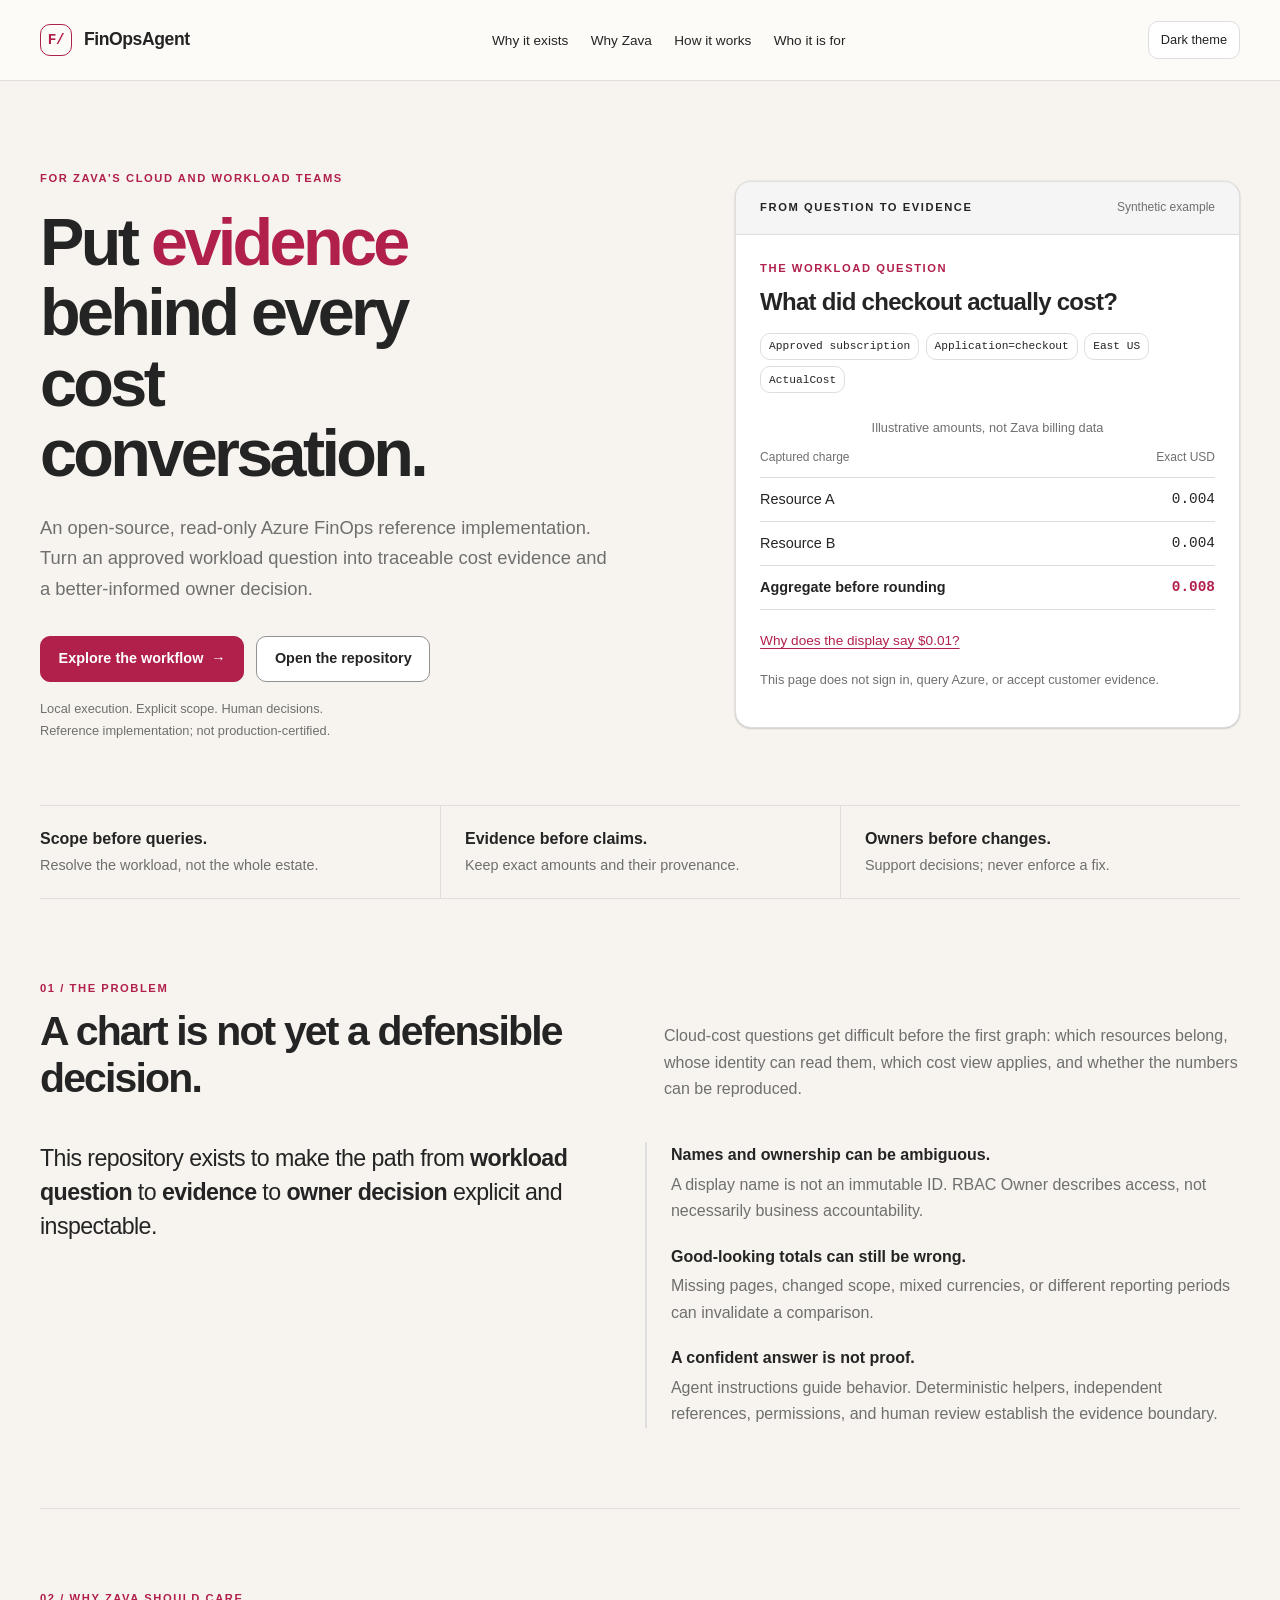
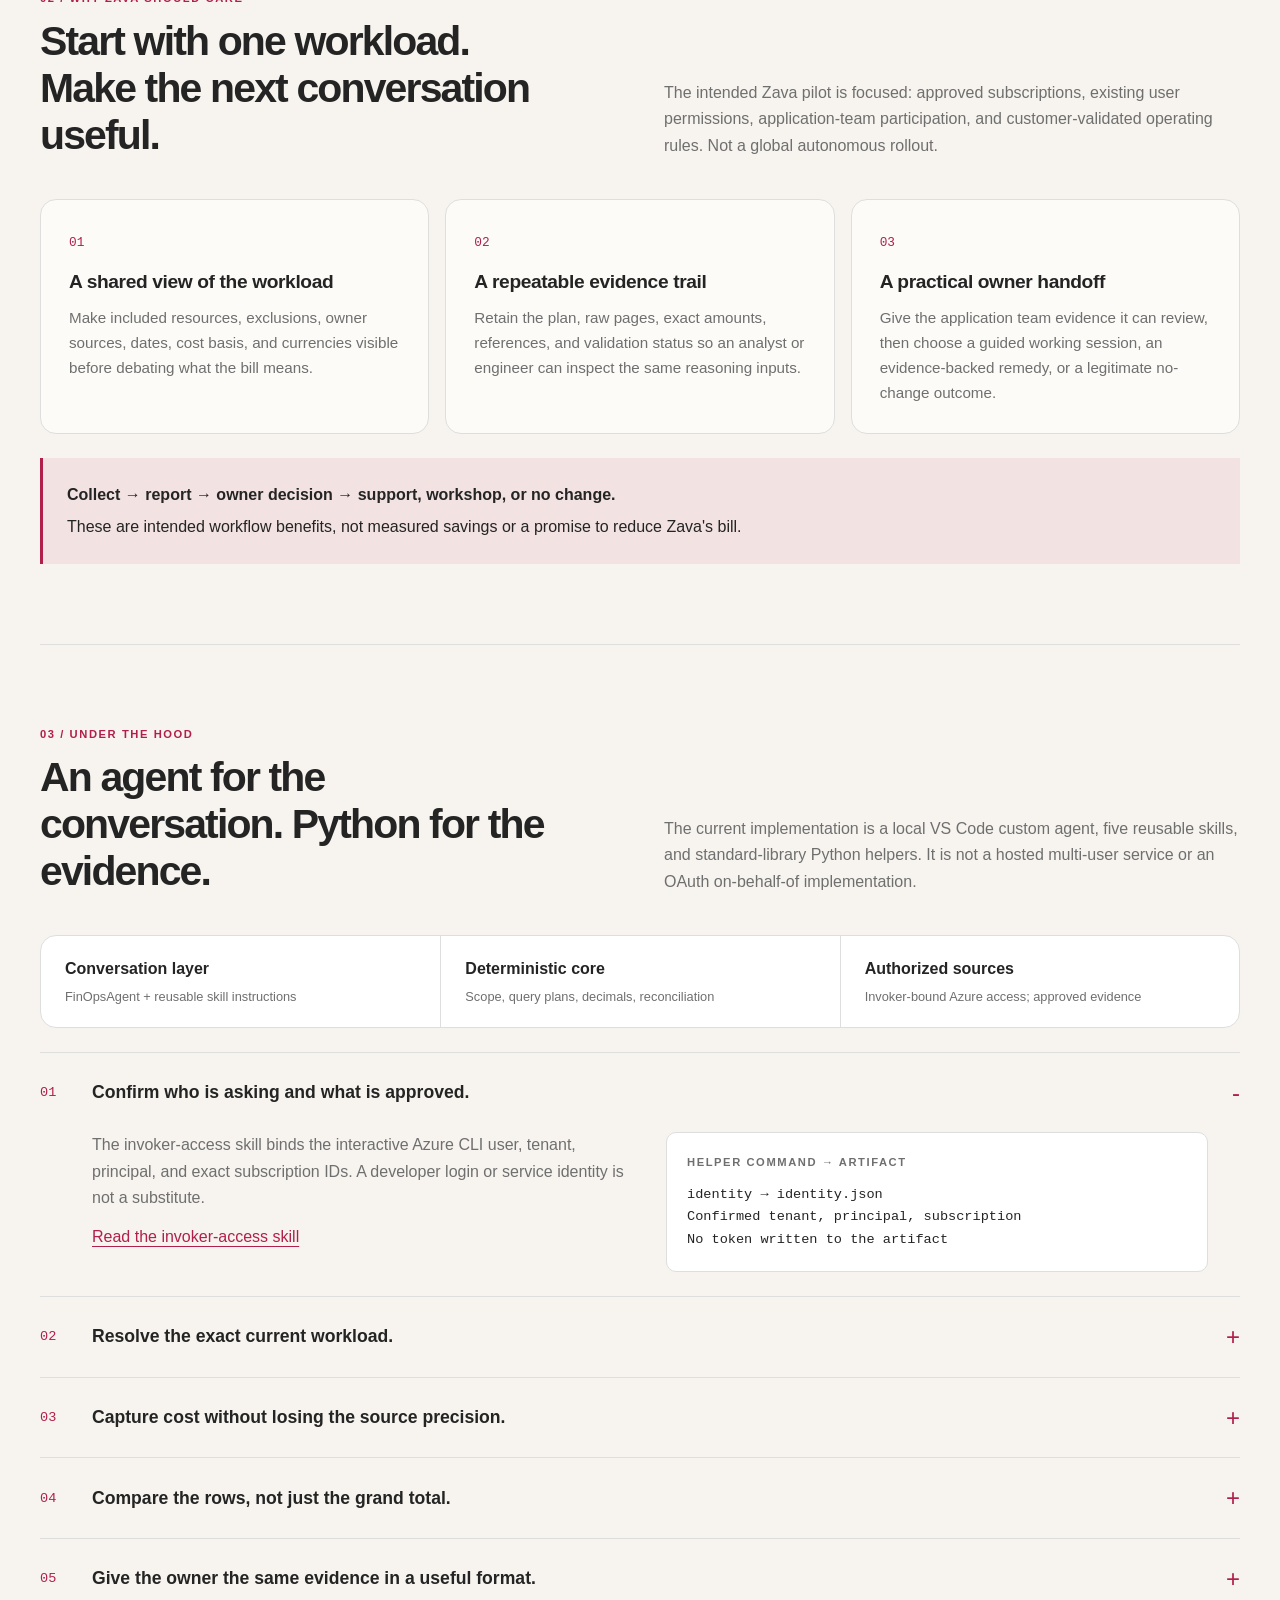
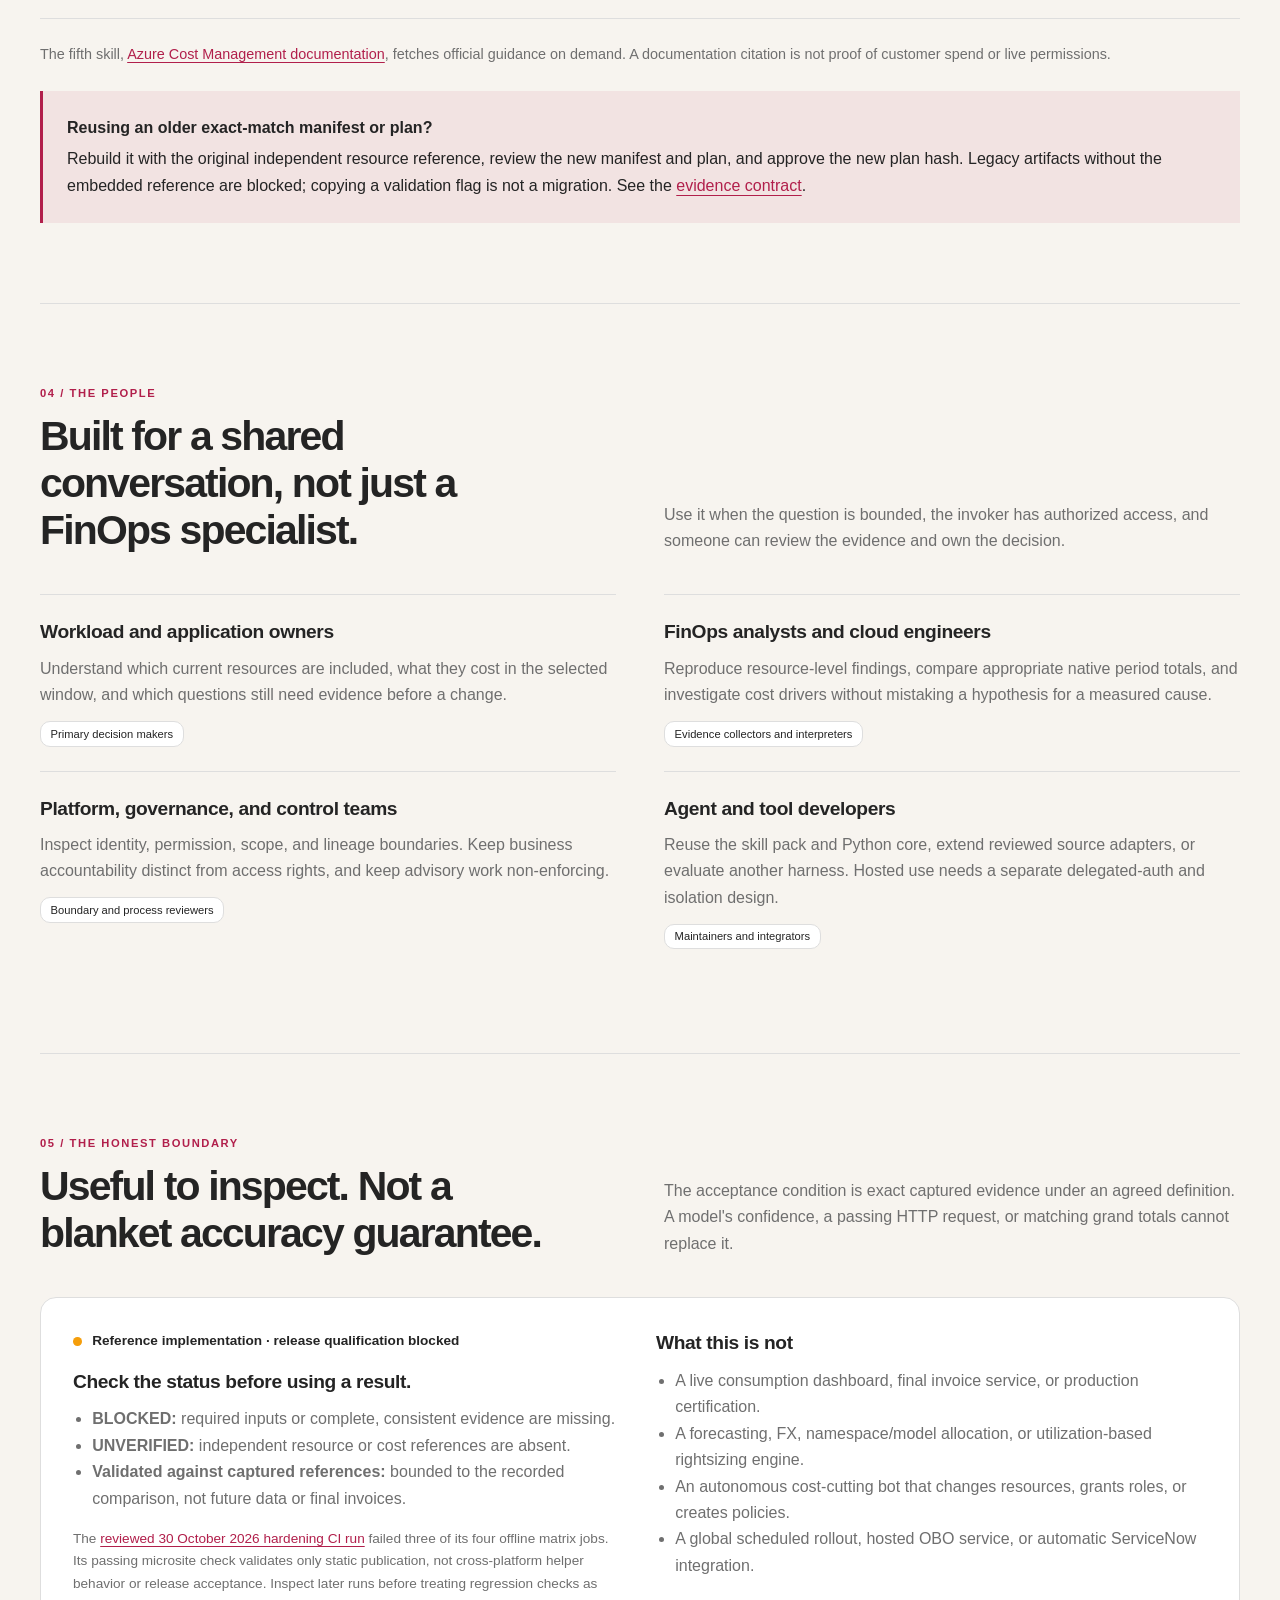
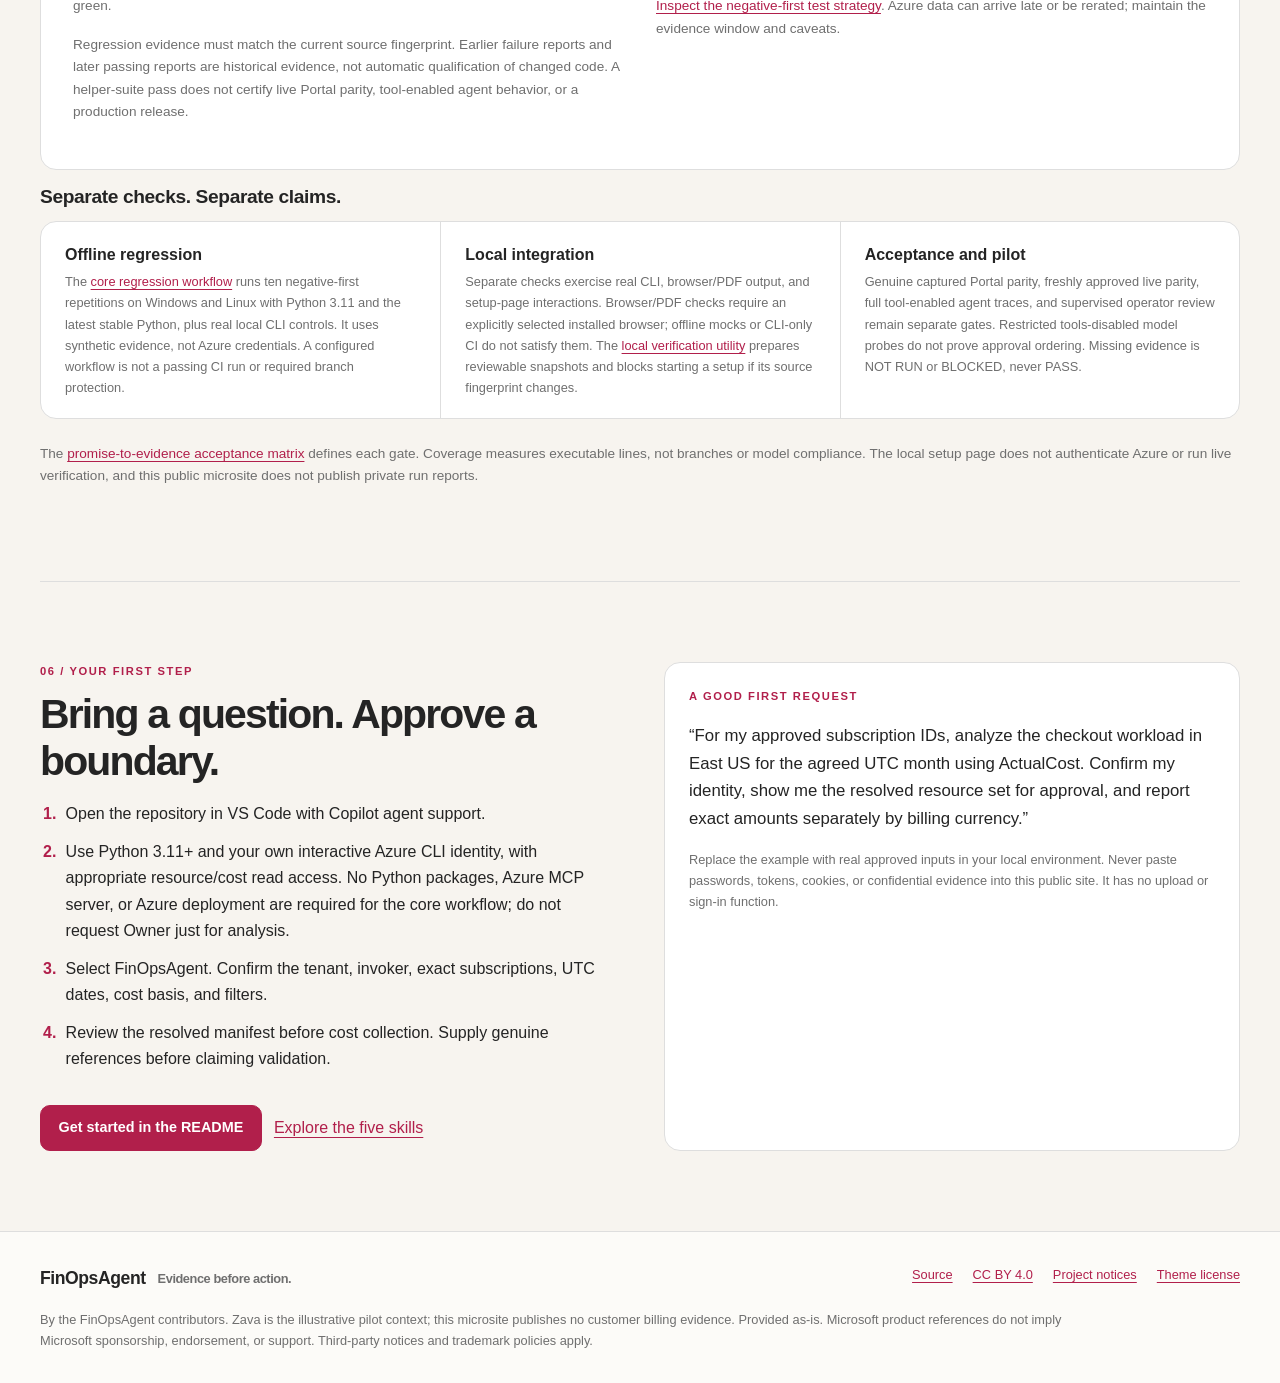
<file: site/index.html>
<!doctype html>
<html lang="en">
<head>
  <meta charset="utf-8">
  <meta name="viewport" content="width=device-width, initial-scale=1">
  <meta name="description" content="Why FinOpsAgent exists, what it offers Zava's workload teams, and how its read-only Azure cost evidence workflow works.">
  <meta name="color-scheme" content="light dark">
  <title>FinOpsAgent — Evidence before action</title>
  <script>
    (() => {
      const param = new URLSearchParams(window.location.search).get("clawpilotTheme");
      const theme =
        param || (window.matchMedia("(prefers-color-scheme: dark)").matches ? "dark" : "light");
      document.documentElement.setAttribute("data-theme", theme);
    })();
  </script>
  <style>
    /* Theme recipe adapted from web-artifacts-builder; see licenses/Apache-2.0.txt. */
    :root {
      color-scheme: light;
      --cp-bg: #f7f4ef;
      --cp-bg-elevated: #fcfbf8;
      --cp-surface: #ffffff;
      --cp-surface-soft: #f5f5f5;
      --cp-border: #dedede;
      --cp-border-strong: #919191;
      --cp-text: #242424;
      --cp-text-muted: #5c5c5c;
      --cp-text-soft: #6f6f6f;
      --cp-accent: #b11f4b;
      --cp-accent-hover: #9a1a41;
      --cp-accent-soft: rgba(177, 31, 75, 0.08);
      --cp-accent-fg: #ffffff;
      --cp-success: #16a34a;
      --cp-danger: #dc2626;
      --cp-warning: #f59e0b;
      --cp-link: #0078d4;
      --cp-shadow: 0 18px 48px rgba(0, 0, 0, 0.12);
      --cp-overlay: rgba(255, 255, 255, 0.8);
      --cp-panel: rgba(255, 255, 255, 0.86);
      --cp-panel-strong: rgba(255, 255, 255, 0.96);
      --cp-sheen: rgba(255, 255, 255, 0.55);
      --cp-highlight: rgba(177, 31, 75, 0.12);
    }
    html[data-theme="dark"] {
      color-scheme: dark;
      --cp-bg: #3d3b3a;
      --cp-bg-elevated: #343231;
      --cp-surface: #292929;
      --cp-surface-soft: #2e2e2e;
      --cp-border: #474747;
      --cp-border-strong: #5f5f5f;
      --cp-text: #dedede;
      --cp-text-muted: #919191;
      --cp-text-soft: #b0b0b0;
      --cp-accent: #fd8ea1;
      --cp-accent-hover: #fb7b91;
      --cp-accent-soft: rgba(253, 142, 161, 0.14);
      --cp-accent-fg: #1a1a1a;
      --cp-success: #4ade80;
      --cp-danger: #f87171;
      --cp-warning: #fbbf24;
      --cp-link: #4da6ff;
      --cp-shadow: 0 18px 48px rgba(0, 0, 0, 0.32);
      --cp-overlay: rgba(41, 41, 41, 0.88);
      --cp-panel: rgba(41, 41, 41, 0.72);
      --cp-panel-strong: rgba(41, 41, 41, 0.96);
      --cp-sheen: rgba(255, 255, 255, 0.04);
      --cp-highlight: rgba(253, 142, 161, 0.12);
    }
    :root {
      --cp-card-shadow: 0 0 2px rgba(0, 0, 0, 0.12), 0 1px 2px rgba(0, 0, 0, 0.14);
    }
    * { box-sizing: border-box; }
    html { scroll-behavior: smooth; scroll-padding-top: 7rem; }
    body { margin: 0; background: var(--cp-bg); color: var(--cp-text); font: 1rem/1.65 "Segoe UI", Aptos, Calibri, -apple-system, BlinkMacSystemFont, sans-serif; }
    a { color: var(--cp-accent); text-underline-offset: .22em; }
    a:hover { color: var(--cp-accent-hover); }
    button, summary, a { -webkit-tap-highlight-color: var(--cp-highlight); }
    button { font: inherit; }
    a:focus-visible, button:focus-visible, summary:focus-visible { outline: 3px solid var(--cp-accent); outline-offset: 5px; }
    .wrap { width: min(1200px, calc(100% - 3rem)); margin-inline: auto; }
    .skip { position: absolute; top: -5rem; left: 1rem; padding: .75rem 1rem; z-index: 20; background: var(--cp-surface); }
    .skip:focus { top: 1rem; }
    .topbar { position: sticky; top: 0; z-index: 10; background: var(--cp-bg-elevated); border-bottom: 1px solid var(--cp-border); }
    .nav { min-height: 5rem; display: flex; align-items: center; justify-content: space-between; gap: 1.5rem; }
    .brand { display: inline-flex; gap: .75rem; align-items: center; text-decoration: none; color: var(--cp-text); font-size: 1.1rem; font-weight: 700; letter-spacing: -.025em; }
    .brand-mark { display: grid; place-items: center; width: 2rem; height: 2rem; border: 1px solid var(--cp-accent); color: var(--cp-accent); border-radius: .625rem; font: 700 .9rem Consolas, "Courier New", Courier, monospace; }
    .nav-links { display: flex; flex-wrap: wrap; gap: 1.4rem; margin: 0; padding: 0; list-style: none; }
    .nav-links a { color: var(--cp-text); font-size: .85rem; text-decoration: none; }
    .nav-links a:hover { color: var(--cp-accent); }
    .theme-toggle { padding: .45rem .75rem; border: 1px solid var(--cp-border); border-radius: .625rem; background: var(--cp-surface); color: var(--cp-text); font-size: .8rem; cursor: pointer; white-space: nowrap; }
    .eyebrow { font-size: .7rem; font-weight: 700; letter-spacing: .14em; text-transform: uppercase; }
    .accent { color: var(--cp-accent); }
    .muted { color: var(--cp-text-soft); }
    .hero { display: grid; grid-template-columns: minmax(0, 1.25fr) minmax(0, 1fr); gap: 4rem; align-items: center; padding-block: 5.5rem 4rem; }
    .hero h1 { margin: 1.2rem 0 1.5rem; font-size: clamp(2.65rem, 5.2vw, 4.65rem); line-height: 1.06; letter-spacing: -.055em; font-weight: 650; max-width: 13ch; }
    .hero h1 span { color: var(--cp-accent); }
    .hero-copy { max-width: 36rem; font-size: 1.15rem; color: var(--cp-text-soft); }
    .actions { display: flex; flex-wrap: wrap; align-items: center; gap: .75rem; margin-top: 2rem; }
    .button { display: inline-flex; align-items: center; justify-content: center; min-height: 2.85rem; padding: .65rem 1.1rem; border: 1px solid var(--cp-accent); border-radius: .625rem; background: var(--cp-accent); color: var(--cp-accent-fg); font-weight: 650; font-size: .9rem; text-decoration: none; cursor: pointer; }
    .button:hover { background: var(--cp-accent-hover); color: var(--cp-accent-fg); }
    .button.secondary { background: var(--cp-surface); color: var(--cp-text); border-color: var(--cp-border-strong); }
    .small { font-size: .8rem; }
    .hero-note { margin: 1rem 0 0; color: var(--cp-text-soft); font-size: .8rem; }
    .evidence { border: 1px solid var(--cp-border); border-radius: 16px; background: var(--cp-surface); box-shadow: var(--cp-card-shadow); overflow: hidden; }
    .evidence-head { display: flex; justify-content: space-between; gap: 1rem; border-bottom: 1px solid var(--cp-border); padding: 1rem 1.5rem; background: var(--cp-surface-soft); font-size: .75rem; }
    .evidence-body { padding: 1.5rem; }
    .evidence h2 { margin: .5rem 0 1rem; font-size: 1.5rem; line-height: 1.3; letter-spacing: -.03em; }
    .scope-tags { display: flex; flex-wrap: wrap; gap: .4rem; margin-bottom: 1.5rem; }
    .tag { border: 1px solid var(--cp-border); border-radius: .625rem; padding: .15rem .5rem; font: .7rem/1.8 Consolas, "Courier New", Courier, monospace; }
    .amount-table { width: 100%; border-collapse: collapse; margin-block: 1rem; font-size: .9rem; }
    .amount-table th, .amount-table td { text-align: left; padding: .6rem 0; border-bottom: 1px solid var(--cp-border); }
    .amount-table th { font-weight: 500; color: var(--cp-text-soft); font-size: .75rem; }
    .amount-table th:last-child, .amount-table td:last-child { text-align: right; }
    .amount { font-family: Consolas, "Courier New", Courier, monospace; font-variant-numeric: tabular-nums; }
    .total-row td { font-weight: 700; }
    .total-row .amount { color: var(--cp-accent); }
    .text-button { padding: .25rem 0; border: 0; background: var(--cp-surface); color: var(--cp-accent); text-align: left; text-decoration: underline; text-underline-offset: .2em; cursor: pointer; font-size: .85rem; }
    .rounding { margin-top: .75rem; padding: 1rem; background: var(--cp-accent-soft); border-left: 3px solid var(--cp-accent); font-size: .85rem; }
    .rounding p { margin: 0; }
    .promise-strip { display: grid; grid-template-columns: repeat(3, 1fr); border-block: 1px solid var(--cp-border); }
    .promise { padding: 1.25rem 1.5rem 1.25rem 0; font-size: .9rem; }
    .promise + .promise { border-left: 1px solid var(--cp-border); padding-left: 1.5rem; }
    .promise b { display: block; font-size: 1rem; margin-bottom: .15rem; }
    .section { padding-block: 5rem; }
    .section + .section { border-top: 1px solid var(--cp-border); }
    .section-header { display: grid; grid-template-columns: minmax(0, 1fr) minmax(0, 1fr); gap: 3rem; align-items: end; margin-bottom: 2.5rem; }
    .section h2 { font-size: clamp(1.9rem, 3.2vw, 2.75rem); line-height: 1.15; letter-spacing: -.045em; font-weight: 650; margin: .65rem 0 0; max-width: 23ch; }
    .section-header p { color: var(--cp-text-soft); margin: 0; }
    .why-layout { display: grid; grid-template-columns: minmax(0, 1fr) minmax(0, 1.1fr); gap: 4rem; }
    .why-statement { font-size: 1.45rem; line-height: 1.45; letter-spacing: -.025em; margin: 0; }
    .issue-list { margin: 0; padding: 0; list-style: none; }
    .issue-list li { padding: 0 0 1.2rem 1.5rem; border-left: 2px solid var(--cp-border); }
    .issue-list li:last-child { padding-bottom: 0; }
    .issue-list b { display: block; margin-bottom: .2rem; }
    .issue-list p { margin: 0; color: var(--cp-text-soft); }
    .zava-grid { display: grid; grid-template-columns: repeat(3, minmax(0, 1fr)); gap: 1rem; }
    .value-card { padding: 1.75rem; background: var(--cp-bg-elevated); border: 1px solid var(--cp-border); border-radius: 16px; }
    .card-number { color: var(--cp-accent); font: .8rem Consolas, "Courier New", Courier, monospace; }
    h3 { margin: .9rem 0 .65rem; font-size: 1.2rem; line-height: 1.35; letter-spacing: -.02em; }
    .value-card p { color: var(--cp-text-soft); margin: 0; font-size: .95rem; }
    .decision-path { margin-top: 1.5rem; padding: 1.5rem; border-left: 3px solid var(--cp-accent); background: var(--cp-accent-soft); }
    .decision-path p { margin: .3rem 0 0; }
    .architecture { margin-bottom: 1.5rem; display: grid; grid-template-columns: repeat(3, minmax(0, 1fr)); border: 1px solid var(--cp-border); border-radius: 16px; overflow: hidden; background: var(--cp-surface); }
    .architecture div { padding: 1.25rem 1.5rem; }
    .architecture div + div { border-left: 1px solid var(--cp-border); }
    .architecture span { display: block; color: var(--cp-text-soft); font-size: .8rem; margin-top: .2rem; }
    .step { border-bottom: 1px solid var(--cp-border); }
    .step:first-child { border-top: 1px solid var(--cp-border); }
    .step summary { display: grid; grid-template-columns: 2.5rem minmax(0, 1fr) auto; gap: .75rem; align-items: center; padding: 1.25rem 0; cursor: pointer; list-style: none; }
    .step summary::-webkit-details-marker { display: none; }
    .step summary::after { content: "+"; color: var(--cp-accent); font-size: 1.5rem; }
    .step[open] summary::after { content: "-"; }
    .step-index { color: var(--cp-accent); font: .85rem Consolas, "Courier New", Courier, monospace; }
    .step-title { font-weight: 650; font-size: 1.1rem; }
    .step-content { display: grid; grid-template-columns: minmax(0, 1fr) minmax(0, 1fr); gap: 2rem; padding: 0 2rem 1.5rem 3.25rem; }
    .step-content p { margin: 0 0 .75rem; color: var(--cp-text-soft); }
    .artifact { padding: 1.25rem; border: 1px solid var(--cp-border); border-radius: .625rem; background: var(--cp-surface); }
    .artifact .eyebrow { color: var(--cp-text-soft); }
    code, pre { font-family: Consolas, "Courier New", Courier, monospace; font-size: .85rem; }
    code { overflow-wrap: anywhere; }
    pre { margin: .75rem 0 0; white-space: pre-wrap; overflow-wrap: anywhere; color: var(--cp-text); }
    .skill-line { margin-top: 1.5rem; font-size: .9rem; color: var(--cp-text-soft); }
    .audience-grid { display: grid; grid-template-columns: repeat(2, minmax(0, 1fr)); gap: 0 3rem; }
    .audience { padding: 1.5rem 0; border-top: 1px solid var(--cp-border); }
    .audience h3 { margin-top: 0; }
    .audience p { margin: 0; color: var(--cp-text-soft); }
    .audience .role { display: inline-block; font-size: .7rem; margin-top: .8rem; padding: .15rem .6rem; border-radius: .625rem; background: var(--cp-surface); border: 1px solid var(--cp-border); }
    .reality { display: grid; grid-template-columns: minmax(0, 1fr) minmax(0, 1fr); gap: 2rem; background: var(--cp-surface); border: 1px solid var(--cp-border); border-radius: 16px; padding: 2rem; }
    .reality h3 { margin-top: 0; }
    .reality ul { margin: .75rem 0 0; padding-left: 1.2rem; color: var(--cp-text-soft); }
    .status-line { display: flex; align-items: center; gap: .65rem; margin-bottom: 1rem; font-weight: 650; font-size: .85rem; }
    .status-dot { width: .55rem; height: .55rem; flex: 0 0 .55rem; background: var(--cp-warning); border-radius: 50%; }
    .readiness-note { margin-top: 1rem; font-size: .85rem; color: var(--cp-text-soft); }
    .start-grid { display: grid; grid-template-columns: minmax(0, 1fr) minmax(0, 1fr); gap: 3rem; }
    .start-list { padding-left: 1.3rem; margin: 1rem 0; }
    .start-list li { margin-bottom: .7rem; padding-left: .3rem; }
    .start-list li::marker { color: var(--cp-accent); font-weight: 700; }
    .prompt { padding: 1.5rem; border: 1px solid var(--cp-border); border-radius: 16px; background: var(--cp-surface); }
    .prompt blockquote { margin: 1rem 0; font-size: 1.05rem; line-height: 1.65; }
    .prompt p { margin-bottom: 0; color: var(--cp-text-soft); }
    footer { border-top: 1px solid var(--cp-border); background: var(--cp-bg-elevated); padding: 2rem 0; font-size: .8rem; }
    .footer-row { display: flex; justify-content: space-between; gap: 2rem; flex-wrap: wrap; }
    .footer-links { display: flex; gap: 1.25rem; flex-wrap: wrap; }
    .footer-note { margin: 1rem 0 0; color: var(--cp-text-soft); max-width: 65rem; }
    [hidden] { display: none !important; }
    @media (max-width: 900px) {
      .hero { gap: 2rem; }
      .nav-links { gap: .8rem; }
      .zava-grid { grid-template-columns: 1fr; }
      .value-card { padding: 1.5rem; }
    }
    @media (max-width: 700px) {
      html { scroll-padding-top: 10rem; }
      .wrap { width: calc(100% - 2.5rem); }
      .nav { flex-wrap: wrap; gap: .75rem; padding-block: .85rem; }
      .nav-links { order: 3; width: 100%; gap: .65rem 1.1rem; }
      .nav-links a { font-size: .8rem; }
      .hero { grid-template-columns: 1fr; padding-block: 3rem; gap: 2rem; }
      .hero h1 { max-width: 15ch; }
      .hero-copy { font-size: 1.05rem; }
      .promise-strip, .section-header, .why-layout, .architecture, .step-content, .audience-grid, .reality, .start-grid { grid-template-columns: 1fr; }
      .promise { padding: 1rem 0; }
      .promise + .promise { border-left: 0; border-top: 1px solid var(--cp-border); padding-left: 0; }
      .section { padding-block: 3rem; }
      .section-header, .why-layout, .start-grid { gap: 1.25rem; }
      .architecture div + div { border-left: 0; border-top: 1px solid var(--cp-border); }
      .step-content { padding: 0 0 1.5rem; gap: 1rem; }
      .reality { padding: 1.5rem; gap: 1.5rem; }
      .evidence-head { padding-inline: 1rem; }
      .evidence-body { padding: 1.25rem; }
    }
    @media (prefers-reduced-motion: reduce) {
      html { scroll-behavior: auto; }
    }
    @media print {
      .topbar, .actions, .theme-toggle, .text-button { display: none; }
      .hero, .section { padding-block: 1.5rem; }
      .wrap { width: 100%; }
      .evidence, .value-card, .reality { box-shadow: none; break-inside: avoid; }
    }
  </style>
</head>
<body>
  <a class="skip" href="#main">Skip to content</a>
  <header class="topbar">
    <nav class="wrap nav" aria-label="Main navigation">
      <a class="brand" href="#main"><span class="brand-mark" aria-hidden="true">F/</span>FinOpsAgent</a>
      <ul class="nav-links">
        <li><a href="#why">Why it exists</a></li>
        <li><a href="#zava">Why Zava</a></li>
        <li><a href="#workflow">How it works</a></li>
        <li><a href="#audience">Who it is for</a></li>
      </ul>
      <button class="theme-toggle" id="theme-toggle" type="button" aria-pressed="false" hidden>Dark theme</button>
    </nav>
  </header>
  <main id="main" tabindex="-1">
    <div class="wrap">
      <section class="hero" aria-labelledby="hero-title">
        <div>
          <div class="eyebrow accent">For Zava's cloud and workload teams</div>
          <h1 id="hero-title">Put <span>evidence</span> behind every cost conversation.</h1>
          <p class="hero-copy">An open-source, read-only Azure FinOps reference implementation. Turn an approved workload question into traceable cost evidence and a better-informed owner decision.</p>
          <div class="actions">
            <a class="button" href="#workflow">Explore the workflow <span aria-hidden="true">&nbsp; &rarr;</span></a>
            <a class="button secondary" href="https://github.com/chadhage/finops-agent">Open the repository</a>
          </div>
          <p class="hero-note">Local execution. Explicit scope. Human decisions.<br>Reference implementation; not production-certified.</p>
        </div>
        <aside class="evidence" aria-labelledby="evidence-title">
          <div class="evidence-head"><span class="eyebrow">From question to evidence</span><span class="muted">Synthetic example</span></div>
          <div class="evidence-body">
            <div class="eyebrow accent">The workload question</div>
            <h2 id="evidence-title">What did checkout actually cost?</h2>
            <div class="scope-tags" aria-label="Illustrative approved filters">
              <span class="tag">Approved subscription</span><span class="tag">Application=checkout</span><span class="tag">East US</span><span class="tag">ActualCost</span>
            </div>
            <table class="amount-table">
              <caption class="small muted">Illustrative amounts, not Zava billing data</caption>
              <thead><tr><th scope="col">Captured charge</th><th scope="col">Exact USD</th></tr></thead>
              <tbody>
                <tr><td>Resource A</td><td class="amount">0.004</td></tr>
                <tr><td>Resource B</td><td class="amount">0.004</td></tr>
                <tr class="total-row"><td>Aggregate before rounding</td><td class="amount">0.008</td></tr>
              </tbody>
            </table>
            <button class="text-button" id="rounding-toggle" type="button" aria-expanded="false" aria-controls="rounding-detail" hidden>Why does the display say $0.01?</button>
            <div class="rounding" id="rounding-detail">
              <p><strong>Round the total, not each row.</strong> The exact total is 0.008 USD; the two-decimal display is $0.01. Adding two individually rounded $0.00 rows would lose the cost.</p>
            </div>
            <p class="small muted">This page does not sign in, query Azure, or accept customer evidence.</p>
          </div>
        </aside>
      </section>
      <div class="promise-strip" aria-label="Design principles">
        <div class="promise"><b>Scope before queries.</b><span class="muted">Resolve the workload, not the whole estate.</span></div>
        <div class="promise"><b>Evidence before claims.</b><span class="muted">Keep exact amounts and their provenance.</span></div>
        <div class="promise"><b>Owners before changes.</b><span class="muted">Support decisions; never enforce a fix.</span></div>
      </div>

      <section class="section" id="why" aria-labelledby="why-title">
        <div class="section-header">
          <div><div class="eyebrow accent">01 / The problem</div><h2 id="why-title">A chart is not yet a defensible decision.</h2></div>
          <p>Cloud-cost questions get difficult before the first graph: which resources belong, whose identity can read them, which cost view applies, and whether the numbers can be reproduced.</p>
        </div>
        <div class="why-layout">
          <p class="why-statement">This repository exists to make the path from <strong>workload question</strong> to <strong>evidence</strong> to <strong>owner decision</strong> explicit and inspectable.</p>
          <ul class="issue-list">
            <li><b>Names and ownership can be ambiguous.</b><p>A display name is not an immutable ID. RBAC Owner describes access, not necessarily business accountability.</p></li>
            <li><b>Good-looking totals can still be wrong.</b><p>Missing pages, changed scope, mixed currencies, or different reporting periods can invalidate a comparison.</p></li>
            <li><b>A confident answer is not proof.</b><p>Agent instructions guide behavior. Deterministic helpers, independent references, permissions, and human review establish the evidence boundary.</p></li>
          </ul>
        </div>
      </section>

      <section class="section" id="zava" aria-labelledby="zava-title">
        <div class="section-header">
          <div><div class="eyebrow accent">02 / Why Zava should care</div><h2 id="zava-title">Start with one workload. Make the next conversation useful.</h2></div>
          <p>The intended Zava pilot is focused: approved subscriptions, existing user permissions, application-team participation, and customer-validated operating rules. Not a global autonomous rollout.</p>
        </div>
        <div class="zava-grid">
          <article class="value-card"><span class="card-number">01</span><h3>A shared view of the workload</h3><p>Make included resources, exclusions, owner sources, dates, cost basis, and currencies visible before debating what the bill means.</p></article>
          <article class="value-card"><span class="card-number">02</span><h3>A repeatable evidence trail</h3><p>Retain the plan, raw pages, exact amounts, references, and validation status so an analyst or engineer can inspect the same reasoning inputs.</p></article>
          <article class="value-card"><span class="card-number">03</span><h3>A practical owner handoff</h3><p>Give the application team evidence it can review, then choose a guided working session, an evidence-backed remedy, or a legitimate no-change outcome.</p></article>
        </div>
        <div class="decision-path"><strong>Collect &rarr; report &rarr; owner decision &rarr; support, workshop, or no change.</strong><p>These are intended workflow benefits, not measured savings or a promise to reduce Zava's bill.</p></div>
      </section>

      <section class="section" id="workflow" aria-labelledby="workflow-title">
        <div class="section-header">
          <div><div class="eyebrow accent">03 / Under the hood</div><h2 id="workflow-title">An agent for the conversation. Python for the evidence.</h2></div>
          <p>The current implementation is a local VS Code custom agent, five reusable skills, and standard-library Python helpers. It is not a hosted multi-user service or an OAuth on-behalf-of implementation.</p>
        </div>
        <div class="architecture" aria-label="Implementation architecture">
          <div><strong>Conversation layer</strong><span>FinOpsAgent + reusable skill instructions</span></div>
          <div><strong>Deterministic core</strong><span>Scope, query plans, decimals, reconciliation</span></div>
          <div><strong>Authorized sources</strong><span>Invoker-bound Azure access; approved evidence</span></div>
        </div>
        <div class="steps">
          <details class="step" open>
            <summary><span class="step-index">01</span><span class="step-title">Confirm who is asking and what is approved.</span></summary>
            <div class="step-content">
              <div><p>The invoker-access skill binds the interactive Azure CLI user, tenant, principal, and exact subscription IDs. A developer login or service identity is not a substitute.</p><a href="https://github.com/chadhage/finops-agent/blob/main/.github/skills/finops-invoker-access/SKILL.md">Read the invoker-access skill</a></div>
              <div class="artifact"><div class="eyebrow">Helper command &rarr; artifact</div><pre>identity &rarr; identity.json
Confirmed tenant, principal, subscription
No token written to the artifact</pre></div>
            </div>
          </details>
          <details class="step">
            <summary><span class="step-index">02</span><span class="step-title">Resolve the exact current workload.</span></summary>
            <div class="step-content">
              <div><p>Collect paginated Resource Graph inventory. Intersect approved subscription/MG, resource-group, owner, tag, and region filters. Resolve ambiguous names before proceeding, and show the manifest for approval.</p><p>Resource-level filters select current resources, excluding deleted resources and unallocated charges outside that set. Subscription/MG-only selection instead includes all charges in the selected subscriptions.</p><p>Business ownership needs approved source evidence; a ServiceNow connector is not automatically included.</p><a href="https://github.com/chadhage/finops-agent/blob/main/.github/skills/finops-scope-resolution/SKILL.md">Read the scope-resolution skill</a></div>
              <div class="artifact"><div class="eyebrow">Helper commands &rarr; artifacts</div><pre>inventory &rarr; catalog.json
resolve &rarr; manifest.json
Exact resource IDs + source provenance</pre></div>
            </div>
          </details>
          <details class="step">
            <summary><span class="step-index">03</span><span class="step-title">Capture cost without losing the source precision.</span></summary>
            <div class="step-content">
              <div><p>Generate sealed detail/control requests for the approved period and ActualCost or AmortizedCost basis. Query every disjoint resource chunk and continuation page. Parse money directly into Decimal and keep currencies separate.</p><p>Shared checks reject known credential/header fields in evidence objects and raw response JSON before import, capture, snapshot, or publication. This is not a universal secret detector: operators must still sanitize exports and never supply tokens or unsanitized HAR files.</p><a href="https://github.com/chadhage/finops-agent/blob/main/.github/skills/finops-cost-evidence/scripts/finops.py">Inspect the Python helper</a></div>
              <div class="artifact"><div class="eyebrow">Helper commands &rarr; artifacts</div><pre>plan &rarr; plan.json
query &rarr; actual.json
Raw pages + request IDs + times + hashes</pre></div>
            </div>
          </details>
          <details class="step">
            <summary><span class="step-index">04</span><span class="step-title">Compare the rows, not just the grand total.</span></summary>
            <div class="step-content">
              <div><p>Require identical plans and exact resource/day/location/currency values. Portal acceptance also needs genuine Portal exports, matching displayed amounts after aggregation, and independently verified resource membership.</p><p>An exact-match manifest embeds the complete independent resource reference. Plan checks recompute its scenario binding, resource-set equality, and provenance rather than trusting a status flag or hash. Hashes detect changes, not authenticity.</p><p>Supplied-evidence comparison and fresh, explicitly approved live validation have different statuses. A second CLI query is not Portal evidence.</p><a href="https://github.com/chadhage/finops-agent/blob/main/.github/skills/finops-cost-evidence/references/portal-validation.md">Read the Portal validation contract</a></div>
              <div class="artifact"><div class="eyebrow">Acceptance boundary</div><pre>import-reference + reconcile
Raw monetary tolerance: 0
Missing, partial, or mismatched evidence:
no validated claim</pre></div>
            </div>
          </details>
          <details class="step">
            <summary><span class="step-index">05</span><span class="step-title">Give the owner the same evidence in a useful format.</span></summary>
            <div class="step-content">
              <div><p>Markdown is the default. Repack the same evidence as standalone HTML or a locally generated PDF, without querying Azure again. Keep exact amounts, scope, coverage warnings, and validation status together.</p><p>Completed helper/PDF artifacts use atomic create-only publication via local hard links, supported by filesystems such as NTFS or ext4. Existing files are not overwritten; unsupported publication fails explicitly instead of leaving a partial final artifact. Use a new per-run directory.</p><a href="https://github.com/chadhage/finops-agent/blob/main/.github/skills/finops-reporting/SKILL.md">Read the reporting skill</a></div>
              <div class="artifact"><div class="eyebrow">One model, three outputs</div><pre>report &rarr; Markdown
       &rarr; standalone HTML
       &rarr; PDF via installed Chromium
No automatic publication of cost evidence</pre></div>
            </div>
          </details>
        </div>
        <p class="skill-line">The fifth skill, <a href="https://github.com/chadhage/finops-agent/blob/main/.github/skills/azure-cost-management/SKILL.md">Azure Cost Management documentation</a>, fetches official guidance on demand. A documentation citation is not proof of customer spend or live permissions.</p>
        <div class="decision-path"><strong>Reusing an older exact-match manifest or plan?</strong><p>Rebuild it with the original independent resource reference, review the new manifest and plan, and approve the new plan hash. Legacy artifacts without the embedded reference are blocked; copying a validation flag is not a migration. See the <a href="https://github.com/chadhage/finops-agent/blob/main/.github/skills/finops-cost-evidence/references/evidence-contract.md">evidence contract</a>.</p></div>
      </section>

      <section class="section" id="audience" aria-labelledby="audience-title">
        <div class="section-header">
          <div><div class="eyebrow accent">04 / The people</div><h2 id="audience-title">Built for a shared conversation, not just a FinOps specialist.</h2></div>
          <p>Use it when the question is bounded, the invoker has authorized access, and someone can review the evidence and own the decision.</p>
        </div>
        <div class="audience-grid">
          <article class="audience"><h3>Workload and application owners</h3><p>Understand which current resources are included, what they cost in the selected window, and which questions still need evidence before a change.</p><span class="role">Primary decision makers</span></article>
          <article class="audience"><h3>FinOps analysts and cloud engineers</h3><p>Reproduce resource-level findings, compare appropriate native period totals, and investigate cost drivers without mistaking a hypothesis for a measured cause.</p><span class="role">Evidence collectors and interpreters</span></article>
          <article class="audience"><h3>Platform, governance, and control teams</h3><p>Inspect identity, permission, scope, and lineage boundaries. Keep business accountability distinct from access rights, and keep advisory work non-enforcing.</p><span class="role">Boundary and process reviewers</span></article>
          <article class="audience"><h3>Agent and tool developers</h3><p>Reuse the skill pack and Python core, extend reviewed source adapters, or evaluate another harness. Hosted use needs a separate delegated-auth and isolation design.</p><span class="role">Maintainers and integrators</span></article>
        </div>
      </section>

      <section class="section" id="readiness" aria-labelledby="readiness-title">
        <div class="section-header">
          <div><div class="eyebrow accent">05 / The honest boundary</div><h2 id="readiness-title">Useful to inspect. Not a blanket accuracy guarantee.</h2></div>
          <p>The acceptance condition is exact captured evidence under an agreed definition. A model's confidence, a passing HTTP request, or matching grand totals cannot replace it.</p>
        </div>
        <div class="reality">
          <div>
            <div class="status-line"><span class="status-dot" aria-hidden="true"></span>Reference implementation · release qualification blocked</div>
            <h3>Check the status before using a result.</h3>
            <ul>
              <li><strong>BLOCKED:</strong> required inputs or complete, consistent evidence are missing.</li>
              <li><strong>UNVERIFIED:</strong> independent resource or cost references are absent.</li>
              <li><strong>Validated against captured references:</strong> bounded to the recorded comparison, not future data or final invoices.</li>
            </ul>
            <p class="readiness-note">The <a href="https://github.com/chadhage/finops-agent/actions/runs/41146150954">reviewed 30 October 2026 hardening CI run</a> failed three of its four offline matrix jobs. Its passing microsite check validates only static publication, not cross-platform helper behavior or release acceptance. Inspect later runs before treating regression checks as green.</p>
            <p class="readiness-note">Regression evidence must match the current source fingerprint. Earlier failure reports and later passing reports are historical evidence, not automatic qualification of changed code. A helper-suite pass does not certify live Portal parity, tool-enabled agent behavior, or a production release.</p>
          </div>
          <div>
            <h3>What this is not</h3>
            <ul>
              <li>A live consumption dashboard, final invoice service, or production certification.</li>
              <li>A forecasting, FX, namespace/model allocation, or utilization-based rightsizing engine.</li>
              <li>An autonomous cost-cutting bot that changes resources, grants roles, or creates policies.</li>
              <li>A global scheduled rollout, hosted OBO service, or automatic ServiceNow integration.</li>
            </ul>
            <p class="readiness-note"><a href="https://github.com/chadhage/finops-agent/blob/main/TEST-STRATEGY.md">Inspect the negative-first test strategy</a>. Azure data can arrive late or be rerated; maintain the evidence window and caveats.</p>
          </div>
        </div>
        <div id="verification">
          <h3 id="verification-title">Separate checks. Separate claims.</h3>
          <div class="architecture" aria-labelledby="verification-title">
            <div><strong>Offline regression</strong><span>The <a href="https://github.com/chadhage/finops-agent/blob/main/.github/workflows/verification.yml">core regression workflow</a> runs ten negative-first repetitions on Windows and Linux with Python 3.11 and the latest stable Python, plus real local CLI controls. It uses synthetic evidence, not Azure credentials. A configured workflow is not a passing CI run or required branch protection.</span></div>
            <div><strong>Local integration</strong><span>Separate checks exercise real CLI, browser/PDF output, and setup-page interactions. Browser/PDF checks require an explicitly selected installed browser; offline mocks or CLI-only CI do not satisfy them. The <a href="https://github.com/chadhage/finops-agent/blob/main/wiki/verification-setup.md">local verification utility</a> prepares reviewable snapshots and blocks starting a setup if its source fingerprint changes.</span></div>
            <div><strong>Acceptance and pilot</strong><span>Genuine captured Portal parity, freshly approved live parity, full tool-enabled agent traces, and supervised operator review remain separate gates. Restricted tools-disabled model probes do not prove approval ordering. Missing evidence is NOT RUN or BLOCKED, never PASS.</span></div>
          </div>
          <p class="readiness-note">The <a href="https://github.com/chadhage/finops-agent/blob/main/TEST-STRATEGY.md#promise-to-evidence-acceptance-matrix">promise-to-evidence acceptance matrix</a> defines each gate. Coverage measures executable lines, not branches or model compliance. The local setup page does not authenticate Azure or run live verification, and this public microsite does not publish private run reports.</p>
        </div>
      </section>

      <section class="section" id="start" aria-labelledby="start-title">
        <div class="start-grid">
          <div>
            <div class="eyebrow accent">06 / Your first step</div>
            <h2 id="start-title">Bring a question. Approve a boundary.</h2>
            <ol class="start-list">
              <li>Open the repository in VS Code with Copilot agent support.</li>
              <li>Use Python 3.11+ and your own interactive Azure CLI identity, with appropriate resource/cost read access. No Python packages, Azure MCP server, or Azure deployment are required for the core workflow; do not request Owner just for analysis.</li>
              <li>Select FinOpsAgent. Confirm the tenant, invoker, exact subscriptions, UTC dates, cost basis, and filters.</li>
              <li>Review the resolved manifest before cost collection. Supply genuine references before claiming validation.</li>
            </ol>
            <div class="actions"><a class="button" href="https://github.com/chadhage/finops-agent#readme">Get started in the README</a><a href="https://github.com/chadhage/finops-agent/tree/main/.github/skills">Explore the five skills</a></div>
          </div>
          <aside class="prompt" aria-labelledby="prompt-title">
            <div class="eyebrow accent" id="prompt-title">A good first request</div>
            <blockquote>“For my approved subscription IDs, analyze the checkout workload in East US for the agreed UTC month using ActualCost. Confirm my identity, show me the resolved resource set for approval, and report exact amounts separately by billing currency.”</blockquote>
            <p class="small">Replace the example with real approved inputs in your local environment. Never paste passwords, tokens, cookies, or confidential evidence into this public site. It has no upload or sign-in function.</p>
          </aside>
        </div>
      </section>
    </div>
  </main>
  <footer>
    <div class="wrap">
      <div class="footer-row">
        <a class="brand" href="#main">FinOpsAgent <span class="muted small">Evidence before action.</span></a>
        <div class="footer-links">
          <a href="https://github.com/chadhage/finops-agent">Source</a>
          <a href="https://github.com/chadhage/finops-agent/blob/main/LICENSE">CC BY 4.0</a>
          <a href="https://github.com/chadhage/finops-agent/blob/main/NOTICE.md">Project notices</a>
          <a href="licenses/Apache-2.0.txt">Theme license</a>
        </div>
      </div>
      <p class="footer-note">By the FinOpsAgent contributors. Zava is the illustrative pilot context; this microsite publishes no customer billing evidence. Provided as-is. Microsoft product references do not imply Microsoft sponsorship, endorsement, or support. Third-party notices and trademark policies apply.</p>
    </div>
  </footer>
  <script>
    (() => {
      const themeButton = document.getElementById("theme-toggle");
      function syncThemeButton() {
        const dark = document.documentElement.getAttribute("data-theme") === "dark";
        themeButton.setAttribute("aria-pressed", String(dark));
        themeButton.textContent = dark ? "Light theme" : "Dark theme";
        themeButton.setAttribute("aria-label", dark ? "Switch to light theme" : "Switch to dark theme");
      }
      themeButton.hidden = false;
      syncThemeButton();
      themeButton.addEventListener("click", () => {
        const dark = document.documentElement.getAttribute("data-theme") === "dark";
        document.documentElement.setAttribute("data-theme", dark ? "light" : "dark");
        syncThemeButton();
      });
      const roundingButton = document.getElementById("rounding-toggle");
      const roundingDetail = document.getElementById("rounding-detail");
      roundingButton.hidden = false;
      roundingDetail.hidden = true;
      roundingButton.addEventListener("click", () => {
        const expanded = roundingButton.getAttribute("aria-expanded") === "true";
        roundingButton.setAttribute("aria-expanded", String(!expanded));
        roundingDetail.hidden = expanded;
      });
    })();
  </script>
</body>
</html>
</file>
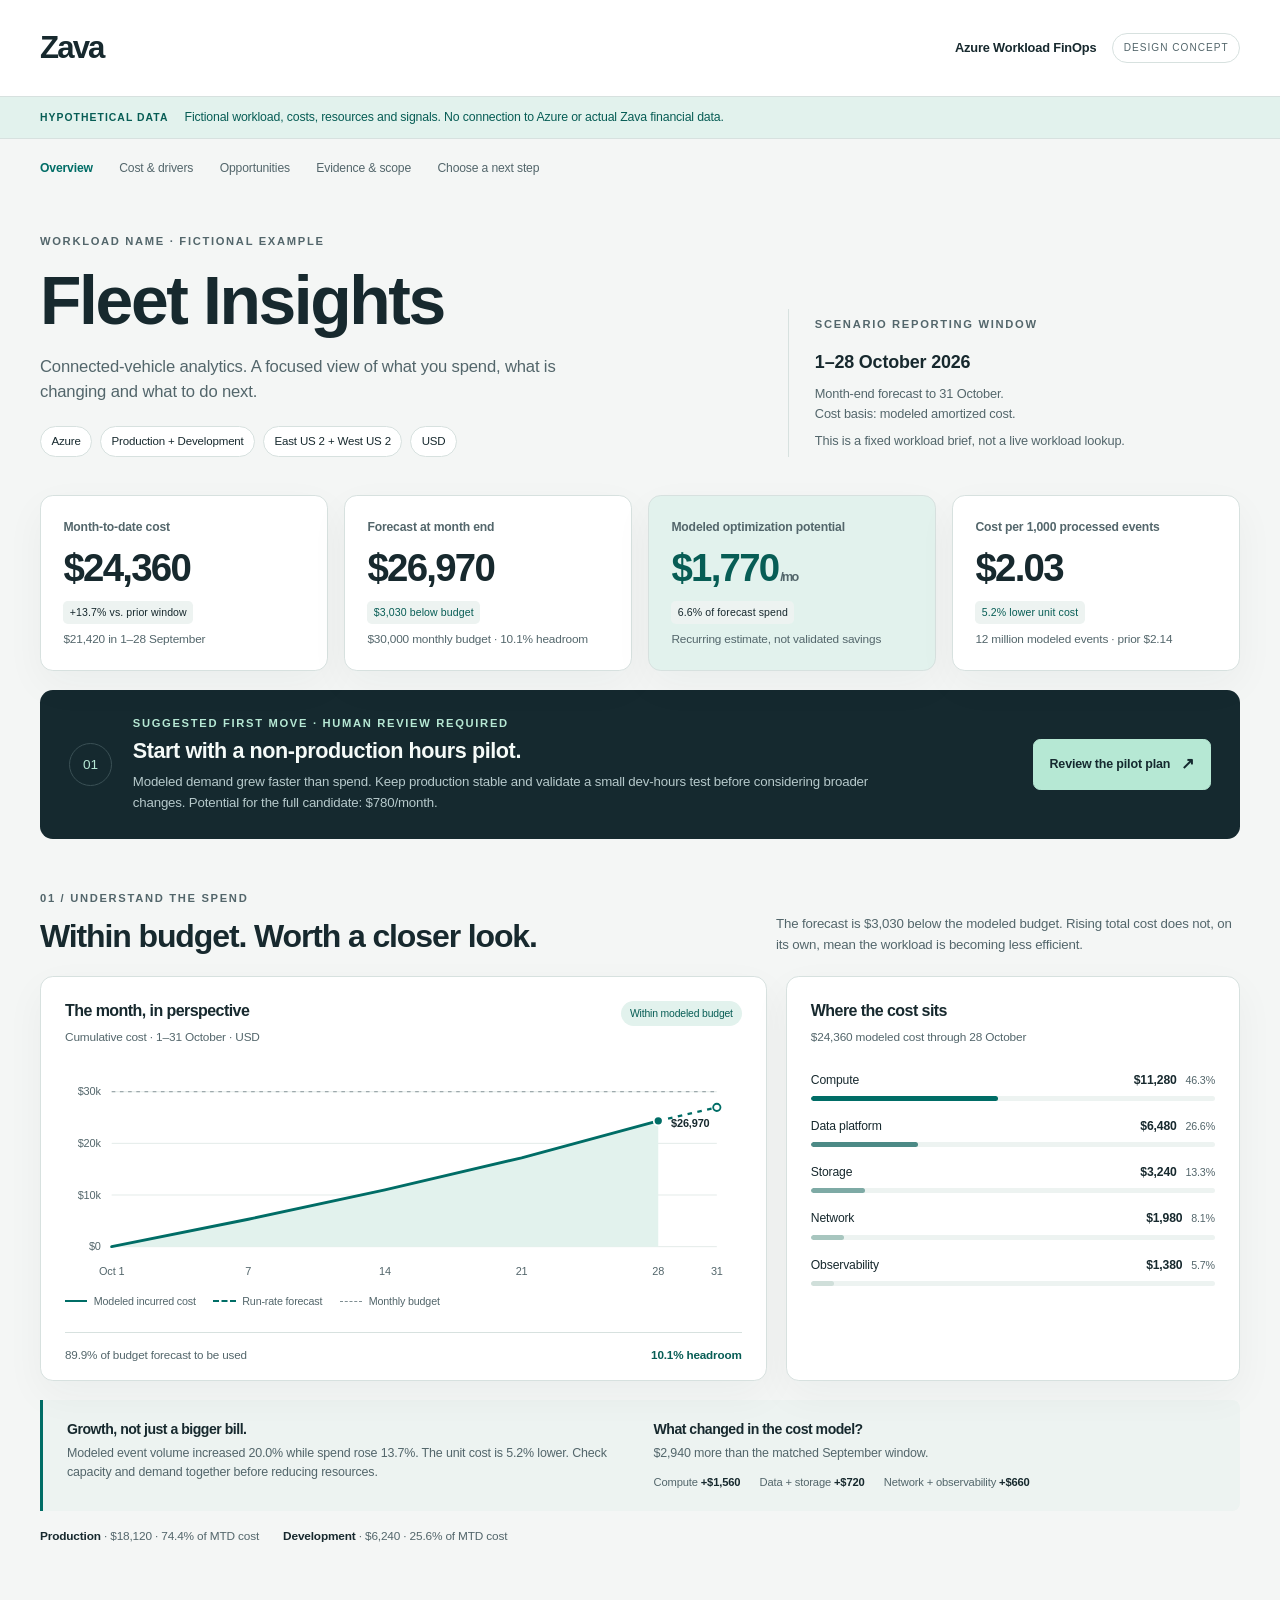
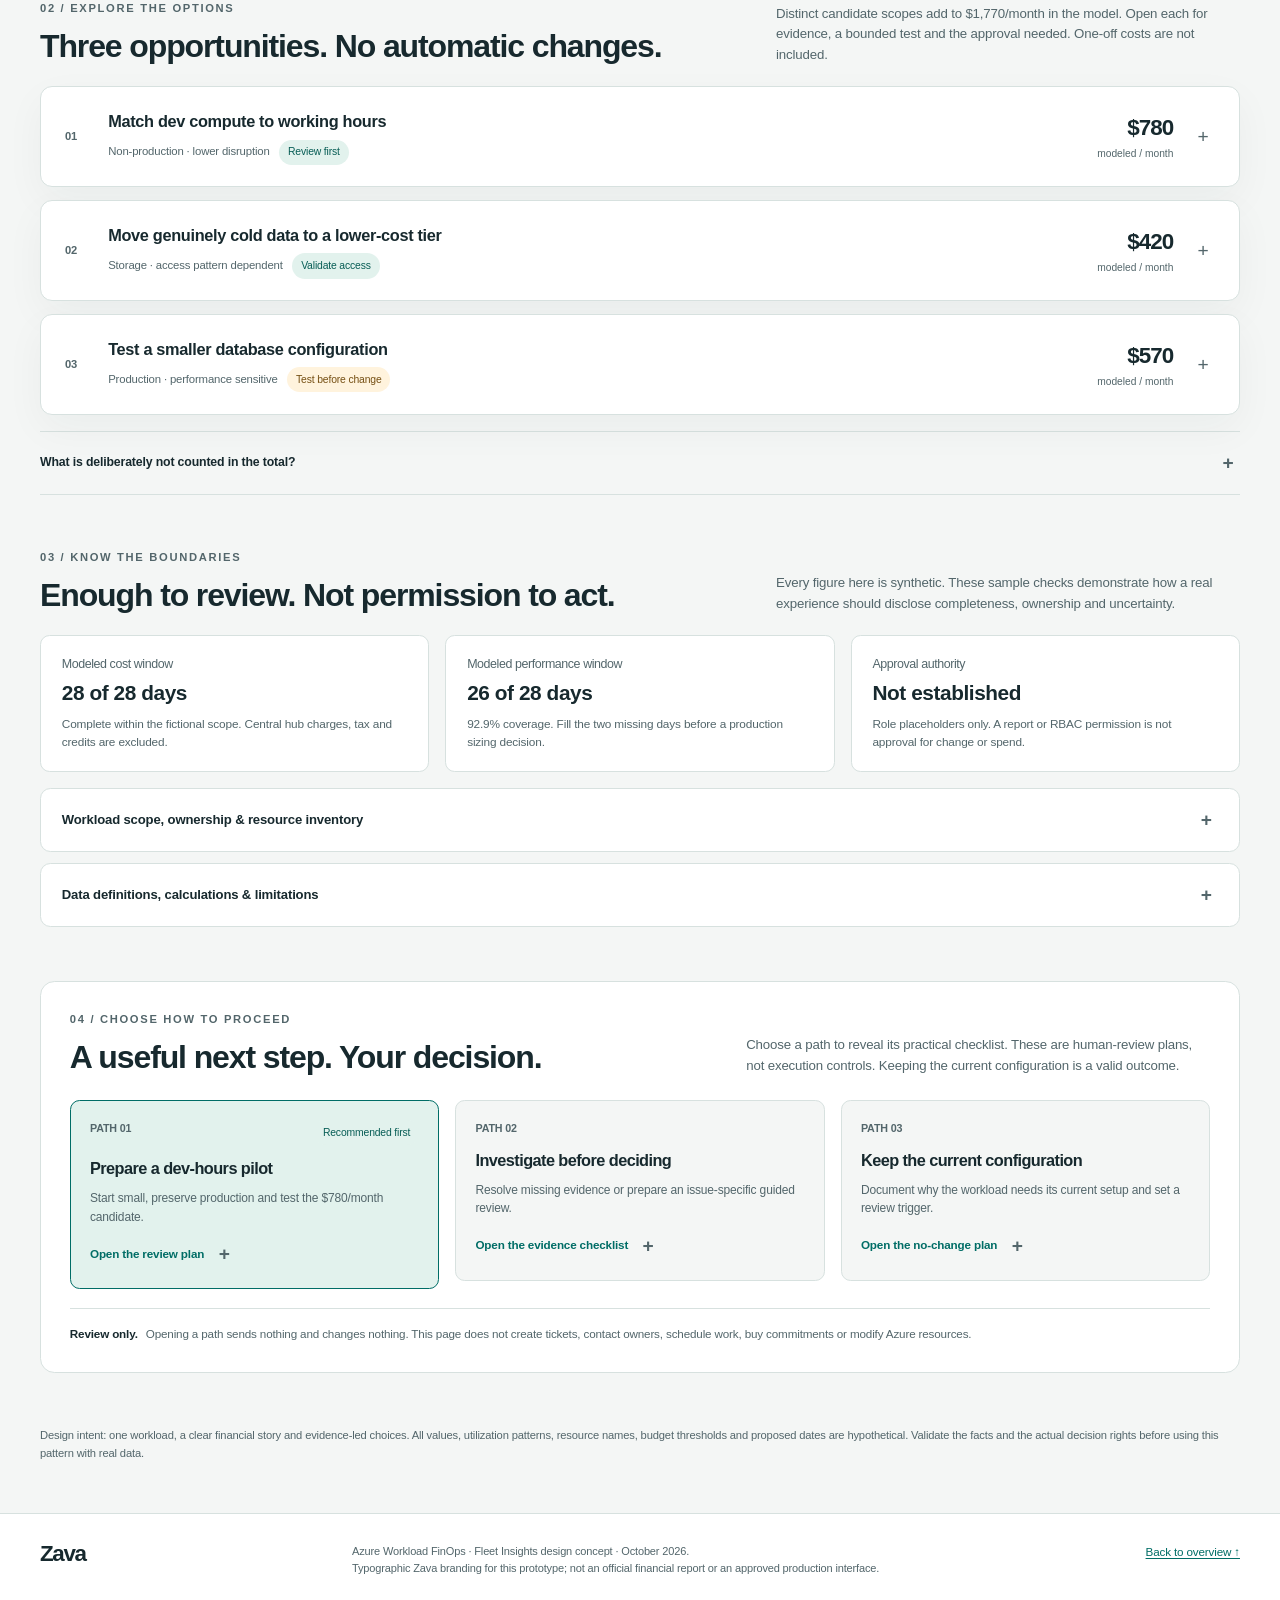
<file: wiki/mockups/Zava_FinOps_Workload_Experience.html>
<!DOCTYPE html>
<html lang="en-US" dir="ltr">
<head>
  <meta charset="utf-8">
  <meta name="viewport" content="width=device-width, initial-scale=1">
  <title>Zava Workload FinOps</title>
  <meta name="color-scheme" content="light">
  <style>
    :root {
      --color-bg: #ffffff; --color-fg: #111827;
      --color-muted: #6b7280; --color-accent: #2563eb;
      --color-border: #e5e7eb;
      color-scheme: light;
      --space: 1rem;
      --max-width: 56rem;
    }
    /* Off-preview viewers on a dark OS get dark colors via this query. The
       preview shim overrides documentElement.style.colorScheme directly and
       does not consult the media query, so this is preview-inert. */
    @media (prefers-color-scheme: dark) {
      :root {
        --color-bg: #0b1220; --color-fg: #f3f4f6;
        --color-muted: #9ca3af; --color-accent: #60a5fa;
        --color-border: #1f2937;
      }
    }
    * { box-sizing: border-box; }
    html, body { margin: 0; padding: 0; }
    body {
      background: var(--color-bg);
      color: var(--color-fg);
      font-family: -apple-system, "Segoe UI", Roboto, Helvetica, Arial, sans-serif;
      line-height: 1.6;
      text-align: start;
    }
    .page {
      max-width: var(--max-width);
      margin-inline: auto;
      padding-block: calc(var(--space) * 2);
      padding-inline: var(--space);
    }
    h1, h2, h3 { line-height: 1.25; }
    a { color: var(--color-accent); }
    .muted { color: var(--color-muted); }
    hr { border: 0; border-block-start: 1px solid var(--color-border); margin-block: var(--space); }
    table { border-collapse: collapse; width: 100%; }
    th, td {
      text-align: start;
      padding: 0.5rem 0.75rem;
      border-block-end: 1px solid var(--color-border);
    }
    th { color: var(--color-muted); font-weight: 600; }
:root{
 --color-bg:#f4f6f5;--color-fg:#17292e;--color-muted:#53666b;--color-accent:#006d66;--color-border:#d7e1df;
 --surface:#ffffff;--surface-soft:#edf3f1;--accent-soft:#e2f2ed;--accent-ink:#075d55;--accent-strong:#006d66;--on-accent:#ffffff;
 --hero-bg:#15292f;--hero-ink:#f5faf8;--hero-muted:#b6c9cb;--hero-line:#3a5055;--hero-accent:#b6e8d4;
 --warn-bg:#fff3dd;--warn-ink:#765014;--shadow:0 14px 40px rgba(18,43,45,.045);
 --tone-1:#006d66;--tone-2:#4c8a86;--tone-3:#7eaaa5;--tone-4:#a8c6bf;--tone-5:#d0dfda;
 --chart-area:#e2f2ed;--chart-grid:#e2e9e7;--budget:#7f8e92;--focus:#8b4bc5;
 --max-width:78rem;
}
@media(prefers-color-scheme:dark){:root{
 --color-bg:#0e1b20;--color-fg:#e5efec;--color-muted:#a8babd;--color-accent:#9de3cd;--color-border:#34494e;
 --surface:#15272d;--surface-soft:#1b3136;--accent-soft:#203e3a;--accent-ink:#b8eddb;--accent-strong:#a3e2ce;--on-accent:#12372e;
 --hero-bg:#172c32;--hero-ink:#f5faf8;--hero-muted:#b6c9cb;--hero-line:#435c61;--hero-accent:#b6e8d4;
 --warn-bg:#3d301e;--warn-ink:#f5d99d;--shadow:none;
 --tone-1:#a3e2ce;--tone-2:#82bdb6;--tone-3:#659e99;--tone-4:#507c78;--tone-5:#3b5957;
 --chart-area:#1c3a35;--chart-grid:#30474b;--budget:#9bafb2;--focus:#d9b3fb;
}}
*{box-sizing:border-box}html{scroll-behavior:smooth;scroll-padding-block-start:2rem}body{font-family:"Segoe UI",Arial,sans-serif;line-height:1.55;letter-spacing:-.01em}.page{max-inline-size:none;padding:0}.shell{inline-size:min(100% - 5rem,var(--max-width));margin-inline:auto}.skip{position:absolute;inset-block-start:-8rem;inset-inline-start:1rem;z-index:10;padding:.8rem 1rem;background:var(--surface);color:var(--color-fg)}.skip:focus{inset-block-start:1rem}a{color:var(--color-accent);text-underline-offset:.2em}a:focus-visible,summary:focus-visible{outline:3px solid var(--focus);outline-offset:5px;border-radius:.3rem}h1,h2,h3,p{margin:0}h1,h2,h3{font-weight:600;letter-spacing:-.035em}h1{font-size:clamp(2.8rem,5.3vw,4.9rem);line-height:1.03}h2{font-size:clamp(1.6rem,2.5vw,2rem);line-height:1.2}h3{font-size:1.1rem;line-height:1.3}small,.fine{font-size:.79rem;line-height:1.55;color:var(--color-muted)}.eyebrow{font-size:.7rem;font-weight:700;text-transform:uppercase;letter-spacing:.15em;color:var(--color-muted)}.number{font-variant-numeric:tabular-nums}.muted{color:var(--color-muted)}.brandbar{background:var(--surface);border-block-end:1px solid var(--color-border)}.brandrow{display:flex;align-items:center;justify-content:space-between;gap:2rem;min-block-size:6rem}.brand{display:flex;align-items:center;gap:1rem}.brandmark{font-size:1.95rem;font-weight:750;letter-spacing:-.06em;line-height:1}.brandname{font-size:.59rem;font-weight:600;line-height:1.5;letter-spacing:.19em;text-transform:uppercase;border-inline-start:1px solid var(--color-border);padding-inline-start:1rem}.product{display:flex;align-items:center;gap:1rem;font-size:.8rem}.product b{font-weight:600}.prototype{font-size:.63rem;letter-spacing:.1em;text-transform:uppercase;padding:.4rem .65rem;border:1px solid var(--color-border);border-radius:99px;color:var(--color-muted);white-space:nowrap}.sample-banner{padding-block:.68rem;border-block-end:1px solid var(--color-border);background:var(--accent-soft)}.sample-content{display:flex;gap:1rem;align-items:baseline;font-size:.77rem;color:var(--accent-ink)}.sample-content strong{font-size:.65rem;text-transform:uppercase;letter-spacing:.1em;white-space:nowrap}.subnav{display:flex;gap:1.65rem;padding-block:1.1rem;overflow-x:auto;white-space:nowrap;font-size:.76rem}.subnav a{text-decoration:none;color:var(--color-muted);padding-block:.15rem}.subnav a:first-child{color:var(--color-accent);font-weight:650}.hero{display:grid;grid-template-columns:1.55fr 1fr;gap:3rem;align-items:end;padding-block:2.2rem 2.4rem}.hero .eyebrow{margin-block-end:1rem}.hero h1 span{display:block}.hero p{margin-block-start:1.1rem;max-inline-size:35rem;font-size:1.04rem;color:var(--color-muted)}.context{display:flex;gap:.5rem;flex-wrap:wrap;margin-block-start:1.3rem}.tag{font-size:.72rem;padding:.35rem .65rem;background:var(--surface);border:1px solid var(--color-border);border-radius:99px}.snapshot{border-inline-start:1px solid var(--color-border);padding-inline-start:1.6rem;padding-block:.4rem}.snapshot .period{font-size:1.12rem;font-weight:600;margin-block:.4rem}.snapshot p{font-size:.8rem;margin-block-start:.45rem}.kpi-grid{display:grid;grid-template-columns:repeat(4,minmax(0,1fr));gap:1rem}.kpi{background:var(--surface);border:1px solid var(--color-border);border-radius:.8rem;padding:1.35rem 1.4rem;box-shadow:var(--shadow)}.kpi .label{font-size:.76rem;color:var(--color-muted);font-weight:550}.kpi .value{font-size:clamp(1.7rem,3vw,2.45rem);font-weight:600;letter-spacing:-.045em;line-height:1.25;margin-block:.45rem}.kpi .under{font-size:.74rem;color:var(--color-muted);margin-block-start:.35rem}.text-positive{color:var(--accent-ink)}.kpi .delta{display:inline-block;font-size:.66rem;letter-spacing:.01em;border-radius:.3rem;background:var(--surface-soft);padding:.2rem .4rem}.kpi.potential{background:var(--accent-soft);border-color:var(--color-border)}.kpi.potential .value{color:var(--accent-ink)}.recommendation{display:grid;grid-template-columns:auto 1fr auto;align-items:center;gap:1.3rem;background:var(--hero-bg);color:var(--hero-ink);padding:1.6rem 1.8rem;border-radius:.8rem;margin-block:1.2rem 3.2rem}.recommendation .step{display:grid;place-items:center;border:1px solid var(--hero-line);border-radius:50%;inline-size:2.7rem;block-size:2.7rem;color:var(--hero-accent);font-size:.85rem}.recommendation .eyebrow{color:var(--hero-accent);margin-block-end:.35rem}.recommendation h2{font-size:1.35rem;letter-spacing:-.02em}.recommendation p{font-size:.83rem;color:var(--hero-muted);margin-block-start:.5rem;max-inline-size:47rem}.button{display:inline-flex;align-items:center;justify-content:center;gap:.7rem;padding:.76rem 1rem;min-block-size:2.75rem;background:var(--accent-strong);color:var(--on-accent);border:1px solid var(--accent-strong);border-radius:.45rem;text-decoration:none;font-size:.78rem;font-weight:650;white-space:normal}.button .arrow{font-size:1rem}.recommendation .button{background:var(--hero-accent);color:var(--hero-bg);border-color:var(--hero-accent)}.section{margin-block:0 3.4rem;scroll-margin-block-start:1.5rem}.section-head{display:flex;align-items:end;justify-content:space-between;gap:2rem;margin-block-end:1.3rem}.section-head .eyebrow{margin-block-end:.6rem}.section-head p{max-inline-size:29rem;font-size:.83rem;color:var(--color-muted)}.panel{background:var(--surface);border:1px solid var(--color-border);border-radius:.8rem;box-shadow:var(--shadow)}.spend-grid{display:grid;grid-template-columns:1.6fr 1fr;gap:1.2rem}.panel-head{display:flex;align-items:start;justify-content:space-between;gap:1rem;padding:1.5rem 1.5rem .5rem}.panel-head h3{font-size:1rem}.panel-head p{font-size:.74rem;color:var(--color-muted);margin-block-start:.4rem}.status{display:inline-flex;align-items:center;gap:.35rem;font-size:.65rem;padding:.28rem .55rem;border-radius:99px;background:var(--accent-soft);color:var(--accent-ink);white-space:nowrap}.status.warn{background:var(--warn-bg);color:var(--warn-ink)}.chart-wrap{padding-inline:1rem;padding-block:.2rem 0}.cost-chart{display:block;inline-size:100%;block-size:auto;overflow:visible;direction:ltr}.chart-grid{stroke:var(--chart-grid);stroke-width:1}.chart-label{fill:var(--color-muted);font-size:12px;font-family:inherit}.chart-area{fill:var(--chart-area)}.actual-line{fill:none;stroke:var(--accent-strong);stroke-width:3.2;stroke-linecap:round;stroke-linejoin:round}.forecast-line{stroke:var(--accent-strong);stroke-width:2.5;stroke-dasharray:5 6}.budget-line{stroke:var(--budget);stroke-width:1;stroke-dasharray:4 5}.actual-point{fill:var(--accent-strong);stroke:var(--surface);stroke-width:2}.forecast-point{fill:var(--surface);stroke:var(--accent-strong);stroke-width:2}.chart-end-value{fill:var(--color-fg);font-size:12px;font-weight:650}.legend{display:flex;gap:1.1rem;flex-wrap:wrap;padding:0 1.5rem 1.4rem;font-size:.67rem;color:var(--color-muted)}.legend span{display:flex;align-items:center;gap:.4rem}.legend i{inline-size:1.4rem;block-size:0;border-block-start:2px solid var(--accent-strong)}.legend i.dashed{border-block-start-style:dashed}.legend i.budget{border-block-start:1px dashed var(--budget)}.budget-note{display:flex;justify-content:space-between;gap:1rem;margin-inline:1.5rem;padding-block:.8rem 1rem;border-block-start:1px solid var(--color-border);font-size:.73rem;color:var(--color-muted)}.budget-note b{font-weight:600;color:var(--accent-ink)}.mix{padding:1rem 1.5rem 1.5rem}.mix-row{margin-block-end:1rem}.mix-row:last-child{margin-block-end:0}.mix-label{display:flex;justify-content:space-between;gap:1rem;font-size:.76rem;margin-block-end:.4rem}.mix-label span:last-child{font-weight:600;white-space:nowrap}.mix-label small{margin-inline-start:.35rem;font-weight:400;font-size:.67rem}.bar-track{block-size:5px;background:var(--surface-soft);border-radius:9px;overflow:hidden}.bar{block-size:100%;border-radius:inherit}.tone-1{background:var(--tone-1)}.tone-2{background:var(--tone-2)}.tone-3{background:var(--tone-3)}.tone-4{background:var(--tone-4)}.tone-5{background:var(--tone-5)}.growth-note{display:grid;grid-template-columns:1fr 1fr;gap:1.5rem;margin-block-start:1.2rem;padding:1.25rem 1.5rem;border-inline-start:3px solid var(--accent-strong);background:var(--surface-soft);border-radius:0 .5rem .5rem 0}.growth-note h3{font-size:.88rem;margin-block-end:.35rem}.growth-note p{font-size:.78rem;color:var(--color-muted)}.drivers{display:flex;flex-wrap:wrap;gap:.4rem 1.2rem;margin-block-start:.65rem;font-size:.7rem;color:var(--color-muted)}.drivers strong{font-weight:650;color:var(--color-fg)}.envstrip{display:flex;gap:1.5rem;flex-wrap:wrap;margin-block-start:1rem;font-size:.74rem;color:var(--color-muted)}.envstrip b{color:var(--color-fg);font-weight:600}.opportunities{display:grid;gap:.8rem}details.opportunity{background:var(--surface);border:1px solid var(--color-border);border-radius:.75rem;box-shadow:var(--shadow)}summary{cursor:pointer;list-style:none}summary::-webkit-details-marker{display:none}details.opportunity>summary{display:grid;grid-template-columns:auto 1fr auto auto;gap:1.1rem;align-items:center;padding:1.35rem 1.5rem;min-block-size:5.3rem}.op-num{font-size:.7rem;font-weight:650;color:var(--color-muted);inline-size:1.6rem}.op-title{font-size:1.02rem;letter-spacing:-.02em;font-weight:600}.op-meta{display:flex;gap:.6rem;align-items:center;flex-wrap:wrap;margin-block-start:.35rem;font-size:.71rem;color:var(--color-muted)}.op-amount{text-align:end;font-size:1.4rem;font-weight:600;white-space:nowrap;letter-spacing:-.04em}.op-amount span{display:block;font-size:.64rem;font-weight:400;letter-spacing:0;color:var(--color-muted)}.toggle{display:grid;place-items:center;font-size:1.2rem;inline-size:1.5rem;color:var(--color-muted)}.toggle::after{content:"+"}details[open]>summary .toggle::after{content:"−"}details.opportunity[open]>summary{border-block-end:1px solid var(--color-border)}.op-body{padding:1.3rem 1.5rem 1.5rem}.op-body>p{font-size:.85rem;max-inline-size:60rem}.evidence-grid{display:grid;grid-template-columns:1fr 1fr;gap:1.25rem 2rem;margin-block:1.2rem}.evidence-grid h4{font-size:.65rem;text-transform:uppercase;letter-spacing:.1em;color:var(--color-muted);margin-block:0 .35rem}.evidence-grid p{font-size:.78rem;color:var(--color-muted)}.evidence-grid .method{grid-column:1 / -1;background:var(--surface-soft);padding:.9rem 1rem;border-radius:.4rem}.op-body .inline-link{font-size:.78rem;font-weight:650}.excluded{margin-block-start:1rem;border-block:1px solid var(--color-border)}.excluded>summary{display:flex;align-items:center;justify-content:space-between;gap:1rem;padding-block:1rem;font-size:.77rem;font-weight:600}.excluded-body{padding-block:0 1.2rem;display:grid;grid-template-columns:repeat(3,1fr);gap:1.5rem}.excluded-body h4{font-size:.77rem;margin-block:0 .4rem}.excluded-body p{font-size:.74rem;color:var(--color-muted)}.readiness{display:grid;grid-template-columns:repeat(3,1fr);gap:1rem;margin-block-end:1rem}.readiness-item{background:var(--surface);padding:1.2rem 1.3rem;border:1px solid var(--color-border);border-radius:.6rem}.readiness-item h3{font-size:.78rem;color:var(--color-muted);font-weight:500}.readiness-item .reading{font-size:1.3rem;font-weight:600;letter-spacing:-.02em;margin-block:.35rem}.readiness-item p{font-size:.74rem;color:var(--color-muted)}.wide-detail{border:1px solid var(--color-border);border-radius:.65rem;background:var(--surface);margin-block:.7rem}.wide-detail>summary{display:flex;align-items:center;justify-content:space-between;gap:1rem;padding:1rem 1.3rem;font-size:.82rem;font-weight:600}.detail-body{padding:0 1.3rem 1.3rem}.detail-body p,.detail-body li{font-size:.78rem;color:var(--color-muted)}.detail-body ul{margin-block:.7rem 0;padding-inline-start:1.15rem}.table-wrap{overflow-x:auto;max-inline-size:100%;border:1px solid var(--color-border);border-radius:.4rem;margin-block:1rem}.inventory{inline-size:100%;min-inline-size:29rem;font-size:.73rem}.inventory caption{text-align:start;padding:.8rem .9rem;font-size:.73rem;color:var(--color-muted);background:var(--surface-soft)}.inventory th{font-size:.67rem;background:var(--surface-soft);color:var(--color-muted);font-weight:600}.inventory td,.inventory th{padding:.65rem .9rem}.inventory td:nth-child(3),.inventory th:nth-child(3),.inventory td:nth-child(4),.inventory th:nth-child(4){text-align:end}.inventory tbody tr:last-child td{border-block-end:0}.inventory tfoot td{font-weight:650;background:var(--surface-soft)}.scope-grid{display:grid;grid-template-columns:1fr 1fr;gap:1rem;margin-block:.4rem 1rem}.scope-grid div{font-size:.75rem;color:var(--color-muted)}.scope-grid b{display:block;color:var(--color-fg);font-weight:600;margin-block-end:.3rem}.next-panel{border:1px solid var(--color-border);border-radius:.9rem;background:var(--surface);padding:1.8rem}.next-panel .section-head{margin-block-end:1.5rem}.path-grid{display:grid;grid-template-columns:repeat(3,1fr);gap:1rem;align-items:start}.path{border:1px solid var(--color-border);border-radius:.6rem;background:var(--color-bg);scroll-margin-block-start:2rem}.path.primary{border-color:var(--accent-strong);background:var(--accent-soft)}.path>summary{padding:1.2rem;display:block;min-block-size:10.7rem}.path .path-top{display:flex;justify-content:space-between;gap:.5rem;margin-block-end:.8rem}.path .path-no{font-size:.67rem;font-weight:650;color:var(--color-muted)}.path h3{font-size:1.02rem;max-inline-size:16rem}.path summary p{font-size:.75rem;color:var(--color-muted);margin-block:.6rem .8rem}.path .open-label{display:flex;align-items:center;gap:.5rem;font-size:.73rem;font-weight:650;color:var(--color-accent)}.path-body{padding:0 1.2rem 1.2rem}.path[open]>summary{min-block-size:auto}.path-body ol,.path-body ul{padding-inline-start:1.15rem;margin-block:.25rem 1rem}.path-body li{font-size:.76rem;color:var(--color-muted);margin-block-end:.8rem}.path-body li strong{display:block;color:var(--color-fg);font-weight:600;margin-block-end:.15rem}.path-body .handoff{font-size:.74rem;border-block-start:1px solid var(--color-border);padding-block-start:1rem}.handoff strong{display:block;margin-block-end:.35rem}.handoff p{color:var(--color-muted)}.action-note{margin-block-start:1.2rem;padding-block-start:1rem;border-block-start:1px solid var(--color-border);font-size:.73rem;color:var(--color-muted);display:flex;align-items:baseline;gap:.5rem}.action-note b{font-weight:600;color:var(--color-fg);white-space:nowrap}.method-list{display:grid;grid-template-columns:1fr 1fr;gap:1.15rem 2rem}.method-list h4{font-size:.77rem;margin-block:0 .35rem}.method-list p{font-size:.75rem;color:var(--color-muted)}.footer{background:var(--surface);border-block-start:1px solid var(--color-border);padding-block:1.8rem;margin-block-start:3.2rem}.footer-content{display:flex;justify-content:space-between;align-items:start;gap:2rem}.footer .brandmark{font-size:1.4rem}.footer p{font-size:.69rem;color:var(--color-muted);max-inline-size:38rem}.footer a{font-size:.73rem;white-space:nowrap}figure{margin:0}.fine-print{font-size:.7rem;color:var(--color-muted);margin-block-start:1rem}details:target{outline:2px solid var(--color-accent);outline-offset:4px}
@media(max-width:1050px){.hero{gap:1.6rem;grid-template-columns:1.5fr 1fr}.kpi{padding:1.15rem}.recommendation{grid-template-columns:auto 1fr}.recommendation>.button{grid-column:2;justify-self:start}.spend-grid{grid-template-columns:1.4fr 1fr}.path-grid{grid-template-columns:1fr}.path>summary{min-block-size:auto}.path h3{max-inline-size:none}.path .path-top{margin-block-end:.4rem}.path-body{max-inline-size:60rem}}
@media(max-width:760px){.shell{inline-size:min(100% - 2.2rem,var(--max-width))}.brandrow{min-block-size:5rem;gap:1rem}.brandname{font-size:.49rem;padding-inline-start:.7rem}.brand{gap:.7rem}.brandmark{font-size:1.65rem}.product b{display:none}.product{gap:0}.prototype{font-size:.56rem}.sample-content{align-items:start;gap:.6rem;font-size:.69rem}.sample-content strong{font-size:.58rem;padding-block-start:.1rem}.subnav{gap:1.2rem;font-size:.7rem;padding-block:.9rem}.hero{grid-template-columns:1fr;gap:1.3rem;padding-block:1.4rem 1.8rem}.hero p{font-size:.95rem}.snapshot{padding-inline-start:1rem;padding-block:0}.snapshot .period{font-size:.94rem}.snapshot p{font-size:.73rem}.kpi-grid{grid-template-columns:repeat(2,minmax(0,1fr));gap:.7rem}.kpi{padding:1rem}.kpi .label{font-size:.7rem}.kpi .value{font-size:1.9rem}.kpi .under{font-size:.68rem}.kpi .delta{font-size:.6rem}.recommendation{padding:1.25rem;gap:1rem;margin-block:1rem 2.4rem}.recommendation .step{inline-size:2.2rem;block-size:2.2rem}.recommendation h2{font-size:1.15rem}.recommendation p{font-size:.77rem}.recommendation>.button{font-size:.73rem}.section{margin-block-end:2.5rem}.section-head{display:block;margin-block-end:1rem}.section-head p{margin-block-start:.65rem;font-size:.77rem}.spend-grid{grid-template-columns:1fr;gap:1rem}.panel-head{padding:1.1rem 1.1rem .3rem}.legend{padding-inline:1.1rem;font-size:.61rem;gap:.8rem}.budget-note{margin-inline:1.1rem;font-size:.68rem}.chart-wrap{padding-inline:.2rem}.mix{padding:1rem 1.1rem}.growth-note{grid-template-columns:1fr;gap:1rem;padding:1rem 1.1rem}.envstrip{gap:.6rem}.envstrip span{display:block}.op-num{inline-size:1rem}details.opportunity>summary{padding:1.05rem;gap:.65rem;grid-template-columns:auto 1fr auto auto}.op-title{font-size:.9rem}.op-meta{font-size:.65rem}.op-meta .status{font-size:.55rem}.op-amount{font-size:1.15rem}.op-amount span{font-size:.57rem}.op-body{padding:1.1rem}.evidence-grid{grid-template-columns:1fr;gap:1rem}.evidence-grid .method{grid-column:auto}.excluded-body{grid-template-columns:1fr;gap:1rem}.readiness{grid-template-columns:1fr;gap:.7rem}.readiness-item{padding:1rem}.readiness-item .reading{font-size:1.1rem}.scope-grid{grid-template-columns:1fr}.next-panel{padding:1.2rem}.path>summary{padding:1.05rem}.path-body{padding:0 1.05rem 1.05rem}.action-note{display:block}.action-note b{display:block;margin-block-end:.3rem}.method-list{grid-template-columns:1fr}.footer-content{flex-wrap:wrap;gap:1rem}.footer p{font-size:.67rem}.fine-print{font-size:.68rem}}
@media(prefers-reduced-motion:reduce){html{scroll-behavior:auto}*{transition:none!important}}
@media(forced-colors:active){.panel,.kpi,.path,.opportunity,.recommendation{border:1px solid CanvasText}.bar{background:Highlight}.actual-line,.forecast-line{stroke:CanvasText}.chart-area{fill:Canvas}.actual-point{fill:CanvasText}.status{border:1px solid CanvasText}}
@media print{:root{--surface:#ffffff;--surface-soft:#edf3f1;--accent-soft:#e2f2ed;--accent-ink:#075d55;--accent-strong:#006d66;--on-accent:#ffffff;--hero-bg:#15292f;--hero-ink:#f5faf8;--hero-muted:#53666b;--hero-line:#d7e1df;--hero-accent:#075d55;--warn-bg:#fff3dd;--warn-ink:#765014;--chart-area:#e2f2ed;--chart-grid:#d7e1df;--budget:#53666b;--tone-1:#006d66;--tone-2:#4c8a86;--tone-3:#7eaaa5;--tone-4:#a8c6bf;--tone-5:#d0dfda}html{scroll-behavior:auto}.shell{inline-size:100%;max-inline-size:none}.brandrow{min-block-size:4rem}.sample-banner{border:1px solid var(--color-border)}.subnav,.skip,.footer a{display:none}.hero{padding-block:1rem;gap:1rem}.hero h1{font-size:2.5rem}.hero p{font-size:.9rem}.kpi-grid{gap:.5rem}.kpi{padding:.7rem}.kpi .value{font-size:1.7rem}.recommendation{background:var(--surface);color:var(--color-fg);border:1px solid var(--color-border);margin-block:1rem 1.7rem;padding:1rem}.recommendation .eyebrow,.recommendation p,.recommendation .step{color:var(--color-muted)}.recommendation .button{background:var(--surface);color:var(--color-fg);border:1px solid var(--color-border)}.section{margin-block-end:1.7rem}.panel,.kpi{box-shadow:none}.path-grid{grid-template-columns:1fr}.path>summary{min-block-size:auto}.next-panel{padding:1rem}.section-head p{max-inline-size:none}.readiness{gap:.5rem}.inventory{min-inline-size:0;font-size:.65rem}.inventory td,.inventory th{padding:.4rem}.path,.opportunity,.wide-detail{break-inside:auto}.kpi,.readiness-item,figure,tr{break-inside:avoid}.toggle{display:none}.spend-grid{grid-template-columns:1.5fr 1fr}.method-list{grid-template-columns:1fr 1fr}details::details-content{content-visibility:visible!important;block-size:auto!important}details:not([open])>:not(summary){display:block!important}.footer{margin-block-start:1.5rem}.button{color:var(--color-fg);background:var(--surface);border-color:var(--color-border)}a{text-decoration:none}.fine,.fine-print{font-size:.67rem}}
    @media print {
      :root {
        --color-bg: #fff; --color-fg: #000;
        --color-muted: #555; --color-border: #999;
      }
      @page { margin: 0.75in; }
      tr, td, th { page-break-inside: avoid; }
      .no-print { display: none !important; }
    }
  </style>
</head>
<body>
  <main class="page">
<a class="skip" href="#overview">Skip to workload overview</a>
<header class="brandbar" id="top">
 <div class="shell brandrow">
  <div class="brand" aria-label="Zava"><span class="brandmark">Zava</span></div>
  <div class="product"><b>Azure Workload FinOps</b><span class="prototype">Design concept</span></div>
 </div>
</header>
<div class="sample-banner"><div class="shell sample-content"><strong>Hypothetical data</strong><span>Fictional workload, costs, resources and signals. No connection to Azure or actual Zava financial data.</span></div></div>
<div class="shell">
 <nav class="subnav" aria-label="Page sections"><a href="#overview">Overview</a><a href="#spend">Cost &amp; drivers</a><a href="#opportunities">Opportunities</a><a href="#evidence">Evidence &amp; scope</a><a href="#next-steps">Choose a next step</a></nav>
 <section class="hero" id="overview" aria-labelledby="workload-name">
  <div>
   <div class="eyebrow">Workload name · fictional example</div>
   <h1 id="workload-name">Fleet Insights</h1>
   <p>Connected-vehicle analytics. A focused view of what you spend, what is changing and what to do next.</p>
   <div class="context" aria-label="Hypothetical workload context"><span class="tag">Azure</span><span class="tag">Production + Development</span><span class="tag">East US 2 + West US 2</span><span class="tag">USD</span></div>
  </div>
  <div class="snapshot"><div class="eyebrow">Scenario reporting window</div><div class="period number">1–28 October 2026</div><p>Month-end forecast to 31 October.<br>Cost basis: modeled amortized cost.</p><p class="fine">This is a fixed workload brief, not a live workload lookup.</p></div>
 </section>
 <section class="kpi-grid" aria-label="Hypothetical financial summary">
  <article class="kpi"><div class="label">Month-to-date cost</div><div class="value number">$24,360</div><span class="delta number">+13.7% vs. prior window</span><p class="under">$21,420 in 1–28 September</p></article>
  <article class="kpi"><div class="label">Forecast at month end</div><div class="value number">$26,970</div><span class="delta text-positive number">$3,030 below budget</span><p class="under">$30,000 monthly budget · 10.1% headroom</p></article>
  <article class="kpi potential"><div class="label">Modeled optimization potential</div><div class="value number">$1,770<small> /mo</small></div><span class="delta number">6.6% of forecast spend</span><p class="under">Recurring estimate, not validated savings</p></article>
  <article class="kpi"><div class="label">Cost per 1,000 processed events</div><div class="value number">$2.03</div><span class="delta text-positive number">5.2% lower unit cost</span><p class="under">12 million modeled events · prior $2.14</p></article>
 </section>
 <aside class="recommendation" aria-labelledby="recommend-title">
  <span class="step" aria-hidden="true">01</span>
  <div><div class="eyebrow">Suggested first move · human review required</div><h2 id="recommend-title">Start with a non-production hours pilot.</h2><p>Modeled demand grew faster than spend. Keep production stable and validate a small dev-hours test before considering broader changes. Potential for the full candidate: $780/month.</p></div>
  <a class="button" href="#path-pilot">Review the pilot plan <span class="arrow" aria-hidden="true">↗</span></a>
 </aside>
 <section class="section" id="spend" aria-labelledby="spend-heading">
  <header class="section-head"><div><div class="eyebrow">01 / Understand the spend</div><h2 id="spend-heading">Within budget. Worth a closer look.</h2></div><p>The forecast is $3,030 below the modeled budget. Rising total cost does not, on its own, mean the workload is becoming less efficient.</p></header>
  <div class="spend-grid">
   <figure class="panel" aria-labelledby="trend-heading">
    <div class="panel-head"><div><h3 id="trend-heading">The month, in perspective</h3><p>Cumulative cost · 1–31 October · USD</p></div><span class="status">Within modeled budget</span></div>
    <div class="chart-wrap"><svg class="cost-chart" viewBox="0 0 760 258" role="img" aria-labelledby="trend-title trend-desc"><title id="trend-title">Hypothetical October cost trajectory</title><desc id="trend-desc">Cumulative modeled spend: October 7 $5,300; October 14 $11,000; October 21 $17,200; October 28 $24,360. The simple run-rate forecast at October 31 is $26,970 against a $30,000 monthly budget.</desc><line class="chart-grid" x1="60" x2="724" y1="207.00" y2="207.00"/><text class="chart-label" x="48" y="211.00" text-anchor="end">$0</text><line class="chart-grid" x1="60" x2="724" y1="150.33" y2="150.33"/><text class="chart-label" x="48" y="154.33" text-anchor="end">$10k</text><line class="chart-grid" x1="60" x2="724" y1="93.67" y2="93.67"/><text class="chart-label" x="48" y="97.67" text-anchor="end">$20k</text><line class="chart-grid" x1="60" x2="724" y1="37.00" y2="37.00"/><text class="chart-label" x="48" y="41.00" text-anchor="end">$30k</text><path class="chart-area" d="M 60.00 207 L 209.94 176.97 L 359.87 144.67 L 509.81 109.53 L 659.74 68.96 L 659.74 207 Z"/><line class="budget-line" x1="60" x2="724" y1="37.00" y2="37.00"/><polyline class="actual-line" points="60.00,207.00 209.94,176.97 359.87,144.67 509.81,109.53 659.74,68.96"/><line class="forecast-line" x1="659.74" y1="68.96" x2="724.00" y2="54.17"/><circle class="actual-point" cx="659.74" cy="68.96" r="5"/><circle class="forecast-point" cx="724.00" cy="54.17" r="4"/><text class="chart-end-value" x="716.00" y="76.17" text-anchor="end">$26,970</text><text class="chart-label" x="60.00" y="238" text-anchor="middle">Oct 1</text><text class="chart-label" x="209.94" y="238" text-anchor="middle">7</text><text class="chart-label" x="359.87" y="238" text-anchor="middle">14</text><text class="chart-label" x="509.81" y="238" text-anchor="middle">21</text><text class="chart-label" x="659.74" y="238" text-anchor="middle">28</text><text class="chart-label" x="724.00" y="238" text-anchor="middle">31</text></svg></div>
    <figcaption class="legend"><span><i aria-hidden="true"></i>Modeled incurred cost</span><span><i class="dashed" aria-hidden="true"></i>Run-rate forecast</span><span><i class="budget" aria-hidden="true"></i>Monthly budget</span></figcaption>
    <div class="budget-note"><span>89.9% of budget forecast to be used</span><b class="number">10.1% headroom</b></div>
   </figure>
   <div class="panel"><div class="panel-head"><div><h3>Where the cost sits</h3><p>$24,360 modeled cost through 28 October</p></div></div>
    <div class="mix"><div class="mix-row"><div class="mix-label"><span>Compute</span><span class="number">$11,280 <small>46.3%</small></span></div><div class="bar-track" aria-hidden="true"><div class="bar tone-1" style="inline-size:46.30541871921182%"></div></div></div><div class="mix-row"><div class="mix-label"><span>Data platform</span><span class="number">$6,480 <small>26.6%</small></span></div><div class="bar-track" aria-hidden="true"><div class="bar tone-2" style="inline-size:26.600985221674875%"></div></div></div><div class="mix-row"><div class="mix-label"><span>Storage</span><span class="number">$3,240 <small>13.3%</small></span></div><div class="bar-track" aria-hidden="true"><div class="bar tone-3" style="inline-size:13.300492610837438%"></div></div></div><div class="mix-row"><div class="mix-label"><span>Network</span><span class="number">$1,980 <small>8.1%</small></span></div><div class="bar-track" aria-hidden="true"><div class="bar tone-4" style="inline-size:8.12807881773399%"></div></div></div><div class="mix-row"><div class="mix-label"><span>Observability</span><span class="number">$1,380 <small>5.7%</small></span></div><div class="bar-track" aria-hidden="true"><div class="bar tone-5" style="inline-size:5.665024630541872%"></div></div></div></div>
   </div>
  </div>
  <div class="growth-note"><div><h3>Growth, not just a bigger bill.</h3><p>Modeled event volume increased 20.0% while spend rose 13.7%. The unit cost is 5.2% lower. Check capacity and demand together before reducing resources.</p></div><div><h3>What changed in the cost model?</h3><p>$2,940 more than the matched September window.</p><div class="drivers"><span>Compute <strong>+$1,560</strong></span><span>Data + storage <strong>+$720</strong></span><span>Network + observability <strong>+$660</strong></span></div></div></div>
  <div class="envstrip" aria-label="Cost by environment"><span><b>Production</b> · $18,120 · 74.4% of MTD cost</span><span><b>Development</b> · $6,240 · 25.6% of MTD cost</span></div>
 </section>
 <section class="section" id="opportunities" aria-labelledby="opportunity-heading">
  <header class="section-head"><div><div class="eyebrow">02 / Explore the options</div><h2 id="opportunity-heading">Three opportunities. No automatic changes.</h2></div><p>Distinct candidate scopes add to $1,770/month in the model. Open each for evidence, a bounded test and the approval needed. One-off costs are not included.</p></header>
  <div class="opportunities">   <details class="opportunity" id="opportunity-schedule">
    <summary><span class="op-num">01</span><div><div class="op-title">Match dev compute to working hours</div><div class="op-meta">Non-production · lower disruption <span class="status">Review first</span></div></div><div class="op-amount number">$780<span>modeled / month</span></div><span class="toggle" aria-hidden="true"></span></summary>
    <div class="op-body"><p>Four unreserved development VMs are modeled as running through unused evening and weekend windows. Production is outside this candidate.</p><div class="evidence-grid"><div><h4>Proposed next step</h4><p>Validate the off-hours requirement, then pilot an agreed schedule on one development VM. Expand only after the service owner accepts the result.</p></div><div><h4>Evidence to confirm</h4><p>Synthetic run-state and workload calendar; confirm batch jobs, support coverage and time zone before deciding that an hour is avoidable.</p></div><div><h4>Decision &amp; safety gate</h4><p>Application owner + delegated engineer. Confirm the actual approver, test window and rollback. No shutdown is authorized by this page.</p></div><div><h4>How to validate the result</h4><p>Compare avoided billed hours and demand-normalized cost. Confirm no missed processing, support impact or breach of the agreed service target.</p></div><div class="method"><h4>Transparent model</h4><p class="number">4 VMs × $0.50 per billed hour × 390 avoidable hours per VM = $780 for a 31-day-equivalent month. All four must be validated to reach this estimate.</p></div></div><a class="inline-link" href="#path-pilot">Open the relevant review checklist <span aria-hidden="true">→</span></a></div>
   </details>   <details class="opportunity" id="opportunity-storage">
    <summary><span class="op-num">02</span><div><div class="op-title">Move genuinely cold data to a lower-cost tier</div><div class="op-meta">Storage · access pattern dependent <span class="status">Validate access</span></div></div><div class="op-amount number">$420<span>modeled / month</span></div><span class="toggle" aria-hidden="true"></span></summary>
    <div class="op-body"><p>A fictional 14 TB archive set is modeled as infrequently accessed. Its current tier may be more expensive than the workload needs.</p><div class="evidence-grid"><div><h4>Proposed next step</h4><p>Test a lifecycle rule on a limited, owner-approved archive prefix. Keep active data and recovery-critical content outside the test.</p></div><div><h4>Evidence to confirm</h4><p>Synthetic object-age and read-frequency history; verify retention, minimum storage duration, retrieval latency, data protection and deletion policy.</p></div><div><h4>Decision &amp; safety gate</h4><p>Data/application owner + storage engineer. Security and retention owners review when applicable. No redundancy or retention change is proposed.</p></div><div><h4>How to validate the result</h4><p>Compare the full recurring storage bill, including reads and retrieval. Validate restore time and retention requirements before wider use.</p></div><div class="method"><h4>Transparent model</h4><p class="number">14 TB × $35 modeled monthly tier-price difference − $70 modeled recurring retrieval overhead = $420 net recurring estimate. One-off transition costs are excluded.</p></div></div><a class="inline-link" href="#path-investigate">Open the relevant review checklist <span aria-hidden="true">→</span></a></div>
   </details>   <details class="opportunity" id="opportunity-database">
    <summary><span class="op-num">03</span><div><div class="op-title">Test a smaller database configuration</div><div class="op-meta">Production · performance sensitive <span class="status warn">Test before change</span></div></div><div class="op-amount number">$570<span>modeled / month</span></div><span class="toggle" aria-hidden="true"></span></summary>
    <div class="op-body"><p>One fictional database has modeled spare capacity. Cost alone does not prove it is oversized; two days of performance evidence are missing.</p><div class="evidence-grid"><div><h4>Proposed next step</h4><p>Investigate the missing performance window and run a representative performance test. Consider a smaller configuration only if agreed service targets hold.</p></div><div><h4>Evidence to confirm</h4><p>Synthetic CPU, memory, I/O, latency and peak-demand history. Validate month-end peaks, backup windows, headroom and application dependencies.</p></div><div><h4>Decision &amp; safety gate</h4><p>Accountable application owner + database engineer + actual change approver. Require acceptance criteria, recovery plan and rollback before production change.</p></div><div><h4>How to validate the result</h4><p>Compare latency, throughput, saturation, errors and demand-normalized cost over comparable windows. A failed test means retain the current configuration.</p></div><div class="method"><h4>Transparent model</h4><p class="number">$1,900 modeled current monthly configuration − $1,330 modeled alternative = $570. Same scope and assumed demand; no commitment discount is added.</p></div></div><a class="inline-link" href="#path-investigate">Open the relevant review checklist <span aria-hidden="true">→</span></a></div>
   </details>  </div>
  <details class="excluded"><summary>What is deliberately not counted in the total?<span class="toggle" aria-hidden="true"></span></summary><div class="excluded-body"><div><h4>Unattached gateway · hold</h4><p>A fictional $210/month candidate is excluded. The owner must distinguish an intentional dependency, a configuration defect and a genuinely unused resource before any fix-or-delete decision.</p></div><div><h4>Commitments · central review</h4><p>No new savings plan or reservation is modeled. First check existing shared coverage and utilization centrally. Do not add an overlapping commitment estimate to usage-reduction candidates.</p></div><div><h4>Licensing &amp; structural change</h4><p>No Hybrid Benefit entitlement, region migration or redundancy change is assumed. License, network, resilience and central-platform decisions require their actual owners and additional evidence.</p></div></div></details>
 </section>
 <section class="section" id="evidence" aria-labelledby="evidence-heading">
  <header class="section-head"><div><div class="eyebrow">03 / Know the boundaries</div><h2 id="evidence-heading">Enough to review. Not permission to act.</h2></div><p>Every figure here is synthetic. These sample checks demonstrate how a real experience should disclose completeness, ownership and uncertainty.</p></header>
  <div class="readiness"><article class="readiness-item"><h3>Modeled cost window</h3><div class="reading number">28 of 28 days</div><p>Complete within the fictional scope. Central hub charges, tax and credits are excluded.</p></article><article class="readiness-item"><h3>Modeled performance window</h3><div class="reading number">26 of 28 days</div><p>92.9% coverage. Fill the two missing days before a production sizing decision.</p></article><article class="readiness-item"><h3>Approval authority</h3><div class="reading">Not established</div><p>Role placeholders only. A report or RBAC permission is not approval for change or spend.</p></article></div>
  <details class="wide-detail" id="scope-detail"><summary>Workload scope, ownership &amp; resource inventory<span class="toggle" aria-hidden="true"></span></summary><div class="detail-body">
   <div class="scope-grid"><div><b>Scope in this example</b>Fleet Insights · two fictional subscriptions (Fleet-Prod and Fleet-Dev) · 46 resources in 10 modeled resource groups · East US 2 and West US 2.</div><div><b>Accountability</b>The application/service owner reviews the workload; delegated engineers test changes. Central service, budget, security, access and license owners remain separate conditional gates.</div><div><b>Workload mapping</b>The sample assumes an approved application-service grouping across both subscriptions. A real view must verify the authoritative ownership and grouping record; names and tags alone are not proof.</div><div><b>Access boundary</b>Read-only scoped analysis by default. No direct whole-company hub access, role elevation, credential capture, purchase or production change is performed by this concept.</div></div>
   <div class="table-wrap" role="region" aria-label="Hypothetical resource inventory; scroll horizontally on narrow screens" tabindex="0"><table class="inventory"><caption>Hypothetical inventory · 1–28 October · modeled amortized USD cost</caption><thead><tr><th scope="col">Resource group</th><th scope="col">Environment</th><th scope="col">Resources</th><th scope="col">MTD cost</th></tr></thead><tbody><tr><td>fi-prod-compute</td><td>Production</td><td class="number">8</td><td class="number">$8,040</td></tr><tr><td>fi-dev-compute</td><td>Development</td><td class="number">6</td><td class="number">$3,240</td></tr><tr><td>fi-prod-data</td><td>Production</td><td class="number">3</td><td class="number">$5,160</td></tr><tr><td>fi-dev-data</td><td>Development</td><td class="number">1</td><td class="number">$1,320</td></tr><tr><td>fi-prod-storage</td><td>Production</td><td class="number">7</td><td class="number">$2,400</td></tr><tr><td>fi-dev-storage</td><td>Development</td><td class="number">5</td><td class="number">$840</td></tr><tr><td>fi-prod-network</td><td>Production</td><td class="number">4</td><td class="number">$1,560</td></tr><tr><td>fi-dev-network</td><td>Development</td><td class="number">2</td><td class="number">$420</td></tr><tr><td>fi-prod-observe</td><td>Production</td><td class="number">6</td><td class="number">$960</td></tr><tr><td>fi-dev-observe</td><td>Development</td><td class="number">4</td><td class="number">$420</td></tr></tbody><tfoot><tr><td>Total</td><td>Both environments</td><td class="number">46</td><td class="number">$24,360</td></tr></tfoot></table></div>
   <p>Resource groups and aliases are invented for this design. No Azure resource IDs or actual customer costs are included. A central connectivity hub is outside the example cost total.</p>
  </div></details>
  <details class="wide-detail" id="model-detail"><summary>Data definitions, calculations &amp; limitations<span class="toggle" aria-hidden="true"></span></summary><div class="detail-body"><div class="method-list"><div><h4>Cost &amp; comparison</h4><p>MTD modeled amortized cost is $24,360 for 1–28 October. Compare with $21,420 for 1–28 September: +$2,940 / +13.7%. Both windows have the same duration and assumed cost basis. The example is not an Azure invoice or actual negotiated pricing.</p></div><div><h4>Forecast &amp; budget</h4><p>$24,360 ÷ 28 elapsed days × 31 calendar days = $26,970. Monthly budget is $30,000, leaving $3,030. This simple average assumes unchanged daily run rate; it does not model seasonality, month-end peaks or new commitments.</p></div><div><h4>Unit economics</h4><p>$24,360 ÷ (12,000,000 processed events ÷ 1,000) = $2.03 per 1,000 events. Prior basis: $21,420 and 10,000,000 events. The 5.2% reduction is calculated before display rounding, with the same assumed event definition.</p></div><div><h4>Opportunity accounting</h4><p>$780 compute scheduling + $420 storage tiering + $570 database sizing = $1,770 recurring monthly estimate on a common 31-day-equivalent basis. Candidate scopes do not overlap. Estimates exclude one-off testing/transition costs; storage includes the modeled recurring retrieval allowance.</p></div><div><h4>Unknowns remain unknown</h4><p>Actual approvals, performance gaps, effective entitlements, global commitment coverage, real unit prices and validated savings are not supplied. Nothing missing is shown as zero. Modeled observations are examples, not customer findings or confirmed incidents.</p></div><div><h4>Scope &amp; privacy</h4><p>No live WorkIQ, billing, telemetry or Azure data is read. No external assets, calls, tracking or hidden data collection are used. Native page navigation and expandable review plans work offline; there is no submission or saved state.</p></div></div></div></details>
 </section>
 <section class="section next-panel" id="next-steps" aria-labelledby="next-heading">
  <header class="section-head"><div><div class="eyebrow">04 / Choose how to proceed</div><h2 id="next-heading">A useful next step. Your decision.</h2></div><p>Choose a path to reveal its practical checklist. These are human-review plans, not execution controls. Keeping the current configuration is a valid outcome.</p></header>
  <div class="path-grid">
   <details class="path primary" id="path-pilot"><summary><div class="path-top"><span class="path-no">PATH 01</span><span class="status">Recommended first</span></div><h3>Prepare a dev-hours pilot</h3><p>Start small, preserve production and test the $780/month candidate.</p><span class="open-label">Open the review plan <span class="toggle" aria-hidden="true"></span></span></summary><div class="path-body"><ol><li><strong>Confirm the real owner.</strong>Identify the accountable application owner, delegated engineer and actual approver. Verify that the selected VM is not required for off-hours work.</li><li><strong>Capture a representative baseline.</strong>Review billing, run state, processing schedule, time zone and the missing performance days. Agree service acceptance criteria before testing.</li><li><strong>Pilot one development VM.</strong>Use one agreed review window and a reversible schedule. Record the change and recovery method; expand to all four only after human acceptance.</li><li><strong>Measure before scaling.</strong>Check billed hours, processing success, support needs and normalized cost. The full $780 estimate is not a claim about the one-VM pilot.</li></ol><div class="handoff"><strong>Suggested handoff brief · select to copy</strong><p>Review request — Fleet Insights: validate a reversible hours pilot on one development VM. Confirm owner, permitted hours, baseline, acceptance criteria and rollback. No production change or purchase requested.</p></div></div></details>
   <details class="path" id="path-investigate"><summary><div class="path-top"><span class="path-no">PATH 02</span></div><h3>Investigate before deciding</h3><p>Resolve missing evidence or prepare an issue-specific guided review.</p><span class="open-label">Open the evidence checklist <span class="toggle" aria-hidden="true"></span></span></summary><div class="path-body"><ul><li><strong>Performance &amp; demand.</strong>Fill the two missing days and confirm peak workload, processing latency, batch schedules and demand changes.</li><li><strong>Usage &amp; dependencies.</strong>Verify access frequency for the archive set and whether the gateway is unused or incorrectly configured. Do not infer either from cost alone.</li><li><strong>Commercial &amp; control context.</strong>Check current rates, central commitment coverage, licensing entitlement and actual approvals. Include retrieval and one-off costs in a decision case.</li><li><strong>Bring a focused review packet.</strong>Share only approved scoped evidence, the existing report, actions already attempted, the unresolved question and the relevant decision owners.</li></ul><div class="handoff"><strong>Suggested handoff brief · select to copy</strong><p>Evidence request — Fleet Insights: complete performance coverage, verify workload dependencies and validate commercial assumptions. Review only; hold changes until the owner and actual approver accept the evidence.</p></div></div></details>
   <details class="path" id="path-hold"><summary><div class="path-top"><span class="path-no">PATH 03</span></div><h3>Keep the current configuration</h3><p>Document why the workload needs its current setup and set a review trigger.</p><span class="open-label">Open the no-change plan <span class="toggle" aria-hidden="true"></span></span></summary><div class="path-body"><ul><li><strong>Record the reason.</strong>For example, required peak capacity, off-hours processing or insufficient evidence. Do not turn the estimate into an assumed obligation.</li><li><strong>Keep the decision owned.</strong>Record the accountable owner, evidence reviewed and any condition that could change the decision. The page does not save this record.</li><li><strong>Use an explicit review trigger.</strong>Illustrative trigger: a forecast above $28,500 (95% of budget), a changed service requirement or a significant load-pattern change.</li><li><strong>Propose a review date.</strong>6 November 2026 is an example, not a scheduled meeting or agreed commitment. Use the team's normal planning process.</li></ul><div class="handoff"><strong>Suggested decision note · select to copy</strong><p>No-change proposal — Fleet Insights: retain the present configuration pending a documented owner rationale. Revisit on the agreed date or trigger; no financial benefit is claimed.</p></div></div></details>
  </div>
  <div class="action-note"><b>Review only.</b><span>Opening a path sends nothing and changes nothing. This page does not create tickets, contact owners, schedule work, buy commitments or modify Azure resources.</span></div>
 </section>
 <p class="fine-print">Design intent: one workload, a clear financial story and evidence-led choices. All values, utilization patterns, resource names, budget thresholds and proposed dates are hypothetical. Validate the facts and the actual decision rights before using this pattern with real data.</p>
</div>
<footer class="footer"><div class="shell footer-content"><div class="brandmark" aria-hidden="true">Zava</div><p>Azure Workload FinOps · Fleet Insights design concept · October 2026.<br>Typographic Zava branding for this prototype; not an official financial report or an approved production interface.</p><a href="#top">Back to overview ↑</a></div></footer>
  </main>
</body>
</html>
</file>
